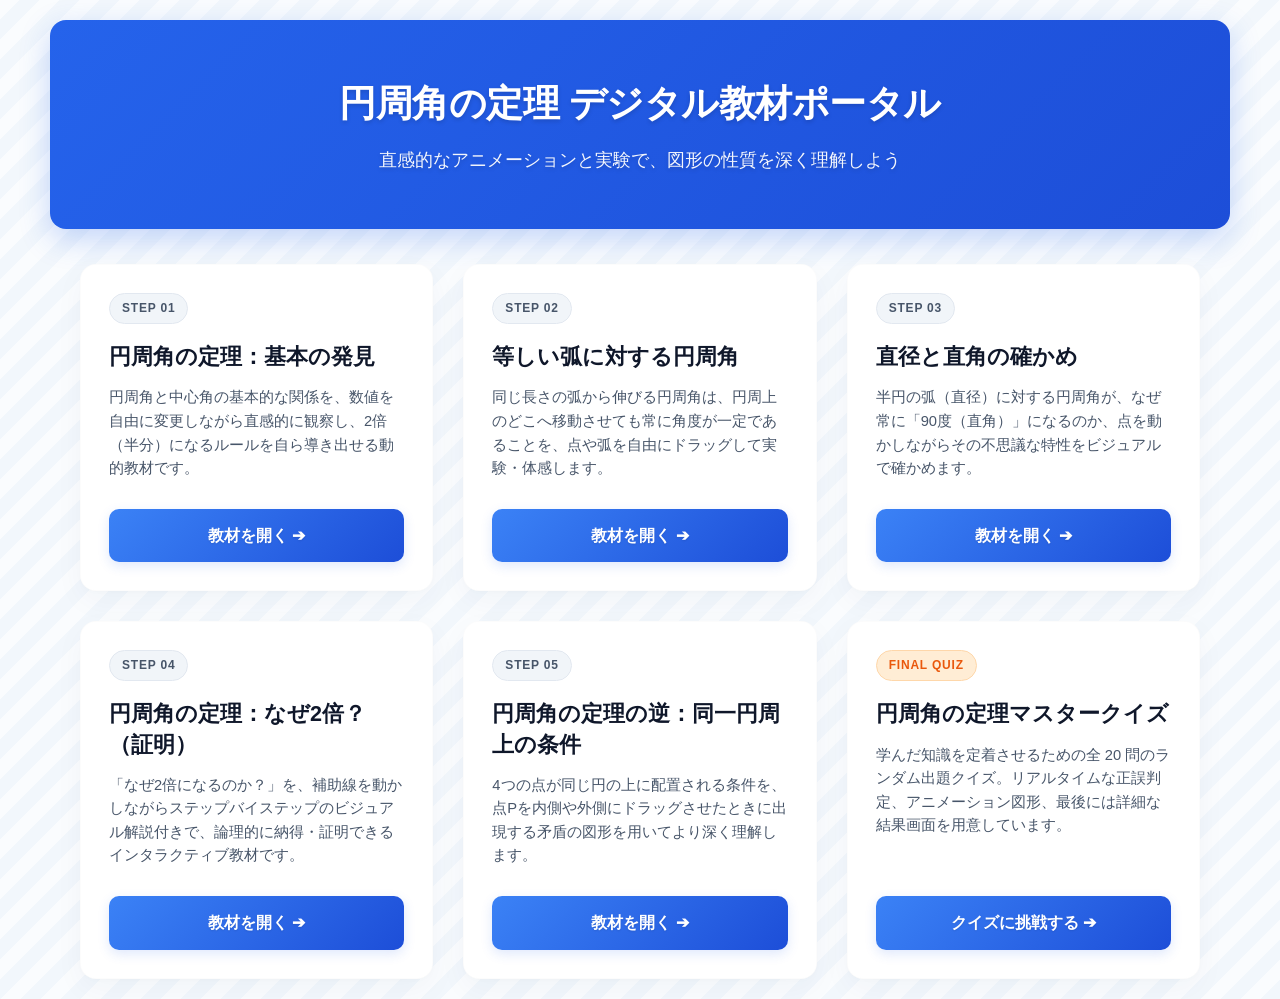
<file: index.html>
<!DOCTYPE html>
<html lang="ja">
<head>
    <meta charset="UTF-8">
    <meta name="viewport" content="width=device-width, initial-scale=1.0">
    <title>円周角の定理 デジタル教材ポータル</title>
    <link rel="stylesheet" href="style.css">
    <style>
        /* index.html固有の最高級モダンレイアウト記述 */
        header {
            background: linear-gradient(135deg, #2563eb, #1d4ed8); /* 深みのある鮮やかなグラデーション */
            color: white;
            padding: 55px 20px;
            text-align: center;
            border-radius: 16px;
            box-shadow: 0 10px 30px rgba(37, 99, 235, 0.25);
            max-width: 1140px;
            margin: 0 auto 35px auto;
            text-shadow: 0 2px 4px rgba(0,0,0,0.15);
        }

        header h1 {
            margin: 0;
            font-size: 2.3rem;
            font-weight: 800;
            letter-spacing: -0.5px;
        }

        header p {
            margin: 12px 0 0 0;
            font-size: 1.1rem;
            opacity: 0.95;
            font-weight: 500;
        }

        main {
            max-width: 1140px;
            margin: 0 auto;
            padding: 0 10px;
            width: 100%;
            box-sizing: border-box;
        }

        .grid {
            display: grid;
            grid-template-columns: repeat(auto-fill, minmax(320px, 1fr));
            gap: 30px;
            text-align: left;
        }

        .card {
            background-color: #ffffff;
            border-radius: 16px;
            /* 柔らかく大きな高級シャドウ */
            box-shadow: 0 10px 30px rgba(0, 50, 100, 0.04), 0 2px 4px rgba(0, 0, 0, 0.01);
            overflow: hidden;
            display: flex;
            flex-direction: column;
            transition: transform 0.25s cubic-bezier(0.4, 0, 0.2, 1), box-shadow 0.25s cubic-bezier(0.4, 0, 0.2, 1);
            border: 1px solid rgba(0,0,0,0.01);
        }

        .card:hover {
            transform: translateY(-6px); /* ふわっと大きく浮き上がる */
            box-shadow: 0 20px 40px rgba(0, 50, 100, 0.12);
        }

        .card-body {
            padding: 28px;
            flex-grow: 1;
        }

        .step-badge {
            display: inline-block;
            background-color: #f1f5f9;
            color: #475569;
            font-size: 0.75rem;
            font-weight: 800;
            padding: 5px 12px;
            border-radius: 30px;
            margin-bottom: 18px;
            letter-spacing: 0.8px;
            border: 1px solid #e2e8f0;
        }
        
        .card:last-child .step-badge {
            background-color: #ffedd5;
            color: #ea580c;
            border-color: #fed7aa;
        }

        .card-title {
            margin: 0 0 14px 0;
            font-size: 1.35rem;
            font-weight: 800;
            color: #0f172a;
            line-height: 1.4;
        }

        .card-text {
            margin: 0;
            color: #475569;
            font-size: 0.92rem;
            line-height: 1.6;
        }

        .card-footer {
            padding: 0 28px 28px 28px;
            background-color: #ffffff;
        }

        .btn-link {
            display: flex;
            align-items: center;
            justify-content: center;
            background: linear-gradient(135deg, #3b82f6, #1d4ed8);
            color: white;
            text-decoration: none;
            padding: 14px;
            border-radius: 10px;
            font-weight: 800;
            font-size: 1rem;
            box-shadow: 0 4px 12px rgba(37, 99, 235, 0.15);
            text-shadow: 0 1px 2px rgba(0,0,0,0.1);
            transition: all 0.2s ease;
        }

        .btn-link:hover {
            background: linear-gradient(135deg, #60a5fa, #2563eb);
            box-shadow: 0 6px 18px rgba(37, 99, 235, 0.3);
            transform: translateY(-1px);
        }
        .btn-link:active {
            transform: translateY(1px);
        }
    </style>
</head>
<body>

    <div id="orientation-warning">
    　<div class="icon">🔄</div>
    　<h2>フルサイズ（横長画面）でご覧ください</h2>
    　<p>このコンテンツは横長画面用に最適化されています。<br>ブラウザのウィンドウ幅を広げてください。</p>
　　</div>

    <header>
        <h1>円周角の定理 デジタル教材ポータル</h1>
        <p>直感的なアニメーションと実験で、図形の性質を深く理解しよう</p>
    </header>

    <main>
        <div class="grid">
            <div class="card">
                <div class="card-body">
                    <span class="step-badge">STEP 01</span>
                    <h2 class="card-title">円周角の定理：基本の発見</h2>
                    <p class="card-text">円周角と中心角の基本的な関係を、数値を自由に変更しながら直感的に観察し、2倍（半分）になるルールを自ら導き出せる動的教材です。</p>
                </div>
                <div class="card-footer">
                    <a href="step1.html" class="btn-link">教材を開く ➔</a>
                </div>
            </div>

            <div class="card">
                <div class="card-body">
                    <span class="step-badge">STEP 02</span>
                    <h2 class="card-title">等しい弧に対する円周角</h2>
                    <p class="card-text">同じ長さの弧から伸びる円周角は、円周上のどこへ移動させても常に角度が一定であることを、点や弧を自由にドラッグして実験・体感します。</p>
                </div>
                <div class="card-footer">
                    <a href="step2.html" class="btn-link">教材を開く ➔</a>
                </div>
            </div>

            <div class="card">
                <div class="card-body">
                    <span class="step-badge">STEP 03</span>
                    <h2 class="card-title">直径と直角の確かめ</h2>
                    <p class="card-text">半円の弧（直径）に対する円周角が、なぜ常に「90度（直角）」になるのか、点を動かしながらその不思議な特性をビジュアルで確かめます。</p>
                </div>
                <div class="card-footer">
                    <a href="step3.html" class="btn-link">教材を開く ➔</a>
                </div>
            </div>

            <div class="card">
                <div class="card-body">
                    <span class="step-badge">STEP 04</span>
                    <h2 class="card-title">円周角の定理：なぜ2倍？（証明）</h2>
                    <p class="card-text">「なぜ2倍になるのか？」を、補助線を動かしながらステップバイステップのビジュアル解説付きで、論理的に納得・証明できるインタラクティブ教材です。</p>
                </div>
                <div class="card-footer">
                    <a href="step4.html" class="btn-link">教材を開く ➔</a>
                </div>
            </div>

            <div class="card">
                <div class="card-body">
                    <span class="step-badge">STEP 05</span>
                    <h2 class="card-title">円周角の定理の逆：同一円周上の条件</h2>
                    <p class="card-text">4つの点が同じ円の上に配置される条件を、点Pを内側や外側にドラッグさせたときに出現する矛盾の図形を用いてより深く理解します。</p>
                </div>
                <div class="card-footer">
                    <a href="step5.html" class="btn-link">教材を開く ➔</a>
                </div>
            </div>

            <div class="card">
                <div class="card-body">
                    <span class="step-badge">FINAL QUIZ</span>
                    <h2 class="card-title">円周角の定理マスタークイズ</h2>
                    <p class="card-text">学んだ知識を定着させるための全 20 問のランダム出題クイズ。リアルタイムな正誤判定、アニメーション図形、最後には詳細な結果画面を用意しています。</p>
                </div>
                <div class="card-footer">
                    <a href="step6.html" class="btn-link">クイズに挑戦する ➔</a>
                </div>
            </div>
        </div>
    </main>

</body>
</html>
</file>
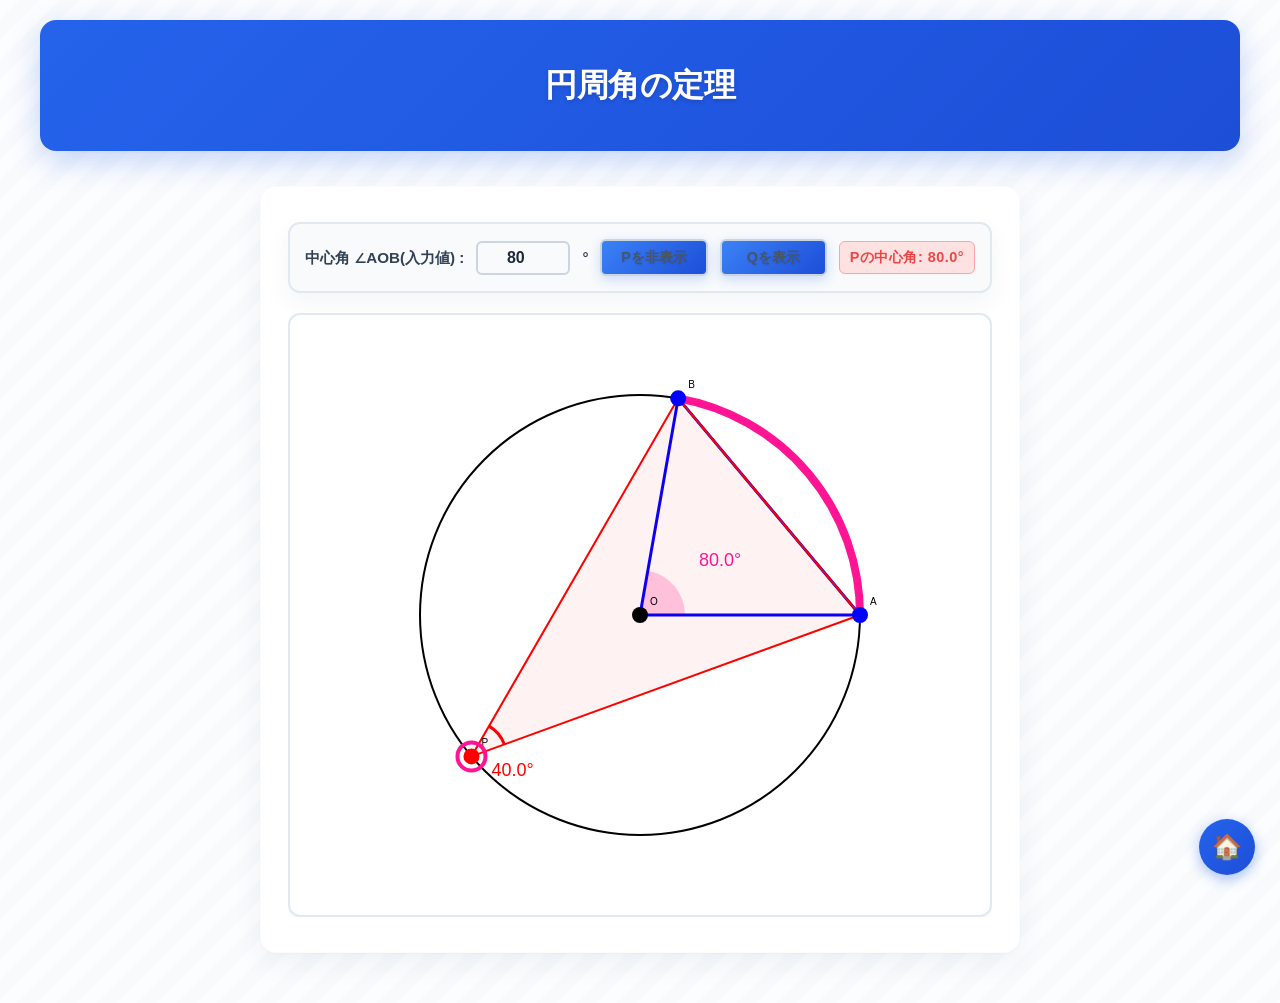
<file: step1.html>
<!DOCTYPE html>
<html lang="ja">
<head>
    <meta charset="UTF-8">
    <meta name="viewport" content="width=device-width, initial-scale=1.0">
    <title>円周角の定理 教材</title>
    <link rel="stylesheet" href="style.css">
    <style>
        /* step4と100%統一された、美しく深みのあるグラデーションヘッダー */
        header {
            background: linear-gradient(135deg, #2563eb, #1d4ed8);
            color: white;
            padding: 40px 20px;
            text-align: center;
            border-radius: 16px;
            box-shadow: 0 10px 30px rgba(37, 99, 235, 0.25);
            max-width: 1200px;
            margin: 0 auto 35px auto;
            text-shadow: 0 2px 4px rgba(0,0,0,0.15);
            box-sizing: border-box;
        }

        header h1 {
            margin: 0;
            font-size: 2rem;
            font-weight: 800;
            letter-spacing: -0.5px;
        }

        body {
            margin: 0;
            padding: 20px;
            box-sizing: border-box;
            font-family: sans-serif;
            background-color: #f8fafc;
        }

        .container {
            max-width: 760px;
            width: 100%;
            margin: 0 auto 30px auto;
            background: #ffffff;
            border-radius: 16px;
            box-shadow: 0 10px 30px rgba(0, 50, 100, 0.06), 0 1px 3px rgba(0,0,0,0.02);
            padding: 35px 30px;
            box-sizing: border-box;
            border: 1px solid rgba(0,0,0,0.01);
        }

        .view-switcher {
            display: flex;
            justify-content: center;
            gap: 10px;
            margin-bottom: 25px;
        }

        .view-switcher button {
            padding: 8px 16px;
            font-size: 0.9rem;
            font-weight: 700;
            color: #64748b;
            background-color: #ffffff;
            border: 2px solid #e2e8f0;
            border-radius: 8px;
            cursor: pointer;
            transition: all 0.2s ease;
        }

        .view-switcher button.active, .view-switcher button:hover {
            color: #2563eb;
            background-color: #eff6ff;
            border-color: #3b82f6;
        }

        .controls {
            display: flex;
            flex-wrap: wrap;
            align-items: center;
            justify-content: center;
            gap: 12px;
            background-color: #f8fafc;
            border: 2px solid #e2e8f0;
            border-radius: 12px;
            padding: 15px;
            margin-bottom: 20px;
        }

        .controls label {
            font-weight: 700;
            color: #334155;
            font-size: 0.95rem;
        }

        .controls input[type="number"] {
            padding: 6px 10px;
            border-radius: 6px;
            border: 2px solid #cbd5e1;
            font-weight: bold;
            font-size: 1rem;
            width: 70px;
            outline: none;
            transition: border-color 0.2s;
        }

        .controls input[type="number"]:focus {
            border-color: #3b82f6;
        }

        .controls button {
            padding: 7px 14px;
            font-size: 0.9rem;
            font-weight: 700;
            background-color: #ffffff;
            border: 2px solid #cbd5e1;
            border-radius: 6px;
            color: #475569;
            cursor: pointer;
            transition: all 0.2s ease;
        }

        #toggleP:hover { border-color: #ef4444; color: #ef4444; }
        #toggleQ:hover { border-color: #22c55e; color: #22c55e; }

        .angle-display {
            font-size: 0.9rem;
            font-weight: 700;
            padding: 4px 10px;
            border-radius: 6px;
            background-color: #ffffff;
            border: 1px solid #e2e8f0;
            box-shadow: 0 1px 2px rgba(0,0,0,0.02);
        }

        #pAngleDisplay { color: #ef4444; }
        #qAngleDisplay { color: #22c55e; }

        .canvas-container {
            text-align: center;
            width: 100%;
            overflow-x: auto;
        }

        #canvas {
            background-color: #ffffff;
            border: 2px solid #e2e8f0;
            border-radius: 12px;
            max-width: 100%;
            height: auto;
            box-shadow: 0 4px 12px rgba(0,0,0,0.03);
            cursor: grab;
        }
        #canvas:active { cursor: grabbing; }
    </style>
</head>
<body>

<div id="orientation-warning">
    <div class="icon">🔄</div>
    <h2>フルサイズ（横長画面）でご覧ください</h2>
    <p>このコンテンツは横長画面用に最適化されています。<br>ブラウザのウィンドウ幅を広げてください。</p>
</div>

<a href="index.html" class="home-btn">🏠</a>

<header>
    <h1>円周角の定理</h1>
</header>


<div class="container">
    <div class="canvas-area">
        <div class="controls">
            <label>中心角 ∠AOB(入力値) :
                <input type="number" id="angleInput" value="80" min="10" max="350">°
            </label>
            <button id="toggleP">Pを非表示</button>
            <button id="toggleQ">Qを表示</button>

            <span id="pAngleDisplay" class="angle-display">Pの中心角: --°</span>
            <span id="qAngleDisplay" class="angle-display">Qの中心角: --°</span>
        </div>

        <div class="canvas-container">
            <canvas id="canvas" width="700" height="600"></canvas>
        </div>
    </div>
</div>

<script>
const canvas = document.getElementById("canvas");
const ctx = canvas.getContext("2d");

const cx = 350, cy = 300, r = 220;

let centerAngle = 80;
let pAngle = 220;
let qAngle = 140;

let draggingP = false;
let draggingQ = false;

let showP = true;
let showQ = false;
let selectedPoint = "P";
const angleInput = document.getElementById("angleInput");
const toggleP = document.getElementById("toggleP");
const toggleQ = document.getElementById("toggleQ");

const pAngleDisplay = document.getElementById("pAngleDisplay");
const qAngleDisplay = document.getElementById("qAngleDisplay");

angleInput.addEventListener("input", () => {
    centerAngle = Number(angleInput.value);
    draw();
});

toggleP.addEventListener("click", () => {
    showP = !showP;
    toggleP.textContent = showP ? "Pを非表示" : "Pを表示";
    draw();
});

toggleQ.addEventListener("click", () => {
    showQ = !showQ;
    toggleQ.textContent = showQ ? "Qを非表示" : "Qを表示";
    draw();
});

function degToRad(d) { return d * Math.PI / 180; }

function pointOnCircle(a) {
    const t = degToRad(a);
    return { x: cx + r * Math.cos(t), y: cy - r * Math.sin(t) };
}

function drawPoint(pt, color, label) {
    ctx.fillStyle = color;
    ctx.beginPath();
    ctx.arc(pt.x, pt.y, 8, 0, Math.PI * 2);
    ctx.fill();
    ctx.fillStyle = "black";
    ctx.fillText(label, pt.x + 10, pt.y - 10);
}

function drawSector(x, y, rad, startDeg, endDeg, color) {
    let s = degToRad(startDeg);
    let e = degToRad(endDeg);
    ctx.beginPath();
    ctx.moveTo(x, y);
    ctx.arc(x, y, rad, -s, -e, true);
    ctx.closePath();
    ctx.fillStyle = color;
    ctx.fill();
}

function angleBetweenVectors(v1, v2) {
    const dot = v1.x * v2.x + v1.y * v2.y;
    return Math.acos(dot / (Math.hypot(v1.x, v1.y) * Math.hypot(v2.x, v2.y))) * 180 / Math.PI;
}

function drawAngleMark(x, y, a1, a2, color) {
    let diff = a2 - a1;
    while (diff > Math.PI) diff -= 2 * Math.PI;
    while (diff < -Math.PI) diff += 2 * Math.PI;

    ctx.beginPath();
    ctx.arc(x, y, 35, a1, a1 + diff, diff < 0);
    ctx.strokeStyle = color;
    ctx.lineWidth = 3;
    ctx.stroke();
}

function draw() {
    ctx.clearRect(0, 0, canvas.width, canvas.height);

    const A = pointOnCircle(0);
    const B = pointOnCircle(centerAngle);
    const P = pointOnCircle(pAngle);
    const Q = pointOnCircle(qAngle);

    const onMinorArcP = pAngle >= 0 && pAngle <= centerAngle;
    const onMinorArcQ = qAngle >= 0 && qAngle <= centerAngle;

    let selectedOnMinorArc = (selectedPoint === "P") ? onMinorArcP : onMinorArcQ;

    ctx.beginPath();
    ctx.arc(cx, cy, r, 0, Math.PI * 2);
    ctx.strokeStyle = "black";
    ctx.lineWidth = 2;
    ctx.stroke();

    ctx.beginPath();
    if (selectedOnMinorArc) {
        ctx.arc(cx, cy, r, 0, -degToRad(centerAngle), false);
    } else {
        ctx.arc(cx, cy, r, 0, -degToRad(centerAngle), true);
    }
    ctx.strokeStyle = (selectedPoint === "P") ? "deeppink" : "limegreen";
    ctx.lineWidth = 8;
    ctx.stroke();

    let sectorColor = (selectedPoint === "P") ? "rgba(255,105,180,0.35)" : "rgba(50,205,50,0.35)";
    if (selectedOnMinorArc) {
        drawSector(cx, cy, 45, centerAngle, 360, sectorColor);
    } else {
        drawSector(cx, cy, 45, 0, centerAngle, sectorColor);
    }

    ctx.beginPath();
    ctx.moveTo(cx, cy);
    ctx.lineTo(A.x, A.y);
    ctx.lineTo(B.x, B.y);
    ctx.closePath();
    ctx.strokeStyle = "blue";
    ctx.lineWidth = 3;
    ctx.stroke();

    if (showP) {
        ctx.beginPath();
        ctx.moveTo(P.x, P.y);
        ctx.lineTo(A.x, A.y);
        ctx.lineTo(B.x, B.y);
        ctx.closePath();
        ctx.fillStyle = "rgba(255,0,0,0.05)";
        ctx.fill();
        ctx.strokeStyle = "red";
        ctx.lineWidth = 2;
        ctx.stroke();
    }

    if (showQ) {
        ctx.beginPath();
        ctx.moveTo(Q.x, Q.y);
        ctx.lineTo(A.x, A.y);
        ctx.lineTo(B.x, B.y);
        ctx.closePath();
        ctx.fillStyle = "rgba(0,255,0,0.05)";
        ctx.fill();
        ctx.strokeStyle = "green";
        ctx.lineWidth = 2;
        ctx.stroke();
    }

    let anglePA = Math.atan2(A.y - P.y, A.x - P.x);
    let anglePB = Math.atan2(B.y - P.y, B.x - P.x);
    let angleQA = Math.atan2(A.y - Q.y, A.x - Q.x);
    let angleQB = Math.atan2(B.y - Q.y, B.x - Q.x);

    if (showP) drawAngleMark(P.x, P.y, anglePA, anglePB, "red");
    if (showQ) drawAngleMark(Q.x, Q.y, angleQA, angleQB, "green");

    drawPoint(A, "blue", "A");
    drawPoint(B, "blue", "B");
    if (showP) drawPoint(P, "red", "P");
    if (showQ) drawPoint(Q, "green", "Q");

    if (selectedPoint === "P" && showP) {
        ctx.beginPath();
        ctx.arc(P.x, P.y, 14, 0, Math.PI * 2);
        ctx.strokeStyle = "deeppink";
        ctx.lineWidth = 4;
        ctx.stroke();
    }
    if (selectedPoint === "Q" && showQ) {
        ctx.beginPath();
        ctx.arc(Q.x, Q.y, 14, 0, Math.PI * 2);
        ctx.strokeStyle = "limegreen";
        ctx.lineWidth = 4;
        ctx.stroke();
    }
    drawPoint({ x: cx, y: cy }, "black", "O");

    const inscribed = angleBetweenVectors({ x: A.x - P.x, y: A.y - P.y }, { x: B.x - P.x, y: B.y - P.y });
    const inscribedQ = angleBetweenVectors({ x: A.x - Q.x, y: A.y - Q.y }, { x: B.x - Q.x, y: B.y - Q.y });

    let displayedCenterAngle;
    let midCenter;

    if (selectedPoint === "P") {
        displayedCenterAngle = onMinorArcP ? 360 - centerAngle : centerAngle;
        midCenter = onMinorArcP ? centerAngle + (360 - centerAngle) / 2 : centerAngle / 2;
    } else {
        displayedCenterAngle = onMinorArcQ ? 360 - centerAngle : centerAngle;
        midCenter = onMinorArcQ ? centerAngle + (360 - centerAngle) / 2 : centerAngle / 2;
    }

    let labelPos = pointOnCircle(midCenter);
    ctx.fillStyle = (selectedPoint === "P") ? "deeppink" : "limegreen";
    ctx.font = "18px sans-serif";
    ctx.fillText(displayedCenterAngle.toFixed(1) + "°", cx + (labelPos.x - cx) * 0.35, cy + (labelPos.y - cy) * 0.35);

    if (showP) {
        ctx.fillStyle = "red";
        ctx.fillText(inscribed.toFixed(1) + "°", P.x + 20, P.y + 20);
    }
    if (showQ) {
        ctx.fillStyle = "green";
        ctx.fillText(inscribedQ.toFixed(1) + "°", Q.x + 20, Q.y + 20);
    }

    const currentCenterAngleP = onMinorArcP ? 360 - centerAngle : centerAngle;
    const currentCenterAngleQ = onMinorArcQ ? 360 - centerAngle : centerAngle;

    if (showP) {
        pAngleDisplay.textContent = `Pの中心角: ${currentCenterAngleP.toFixed(1)}°`;
        pAngleDisplay.style.display = "inline";
    } else {
        pAngleDisplay.style.display = "none";
    }

    if (showQ) {
        qAngleDisplay.textContent = `Qの中心角: ${currentCenterAngleQ.toFixed(1)}°`;
        qAngleDisplay.style.display = "inline";
    } else {
        qAngleDisplay.style.display = "none";
    }
}

function handleStart(clientX, clientY) {
    const rect = canvas.getBoundingClientRect();
    const x = clientX - rect.left;
    const y = clientY - rect.top;

    const P = pointOnCircle(pAngle);
    const Q = pointOnCircle(qAngle);

    if (showP && Math.hypot(x - P.x, y - P.y) < 25) {
        draggingP = true;
        selectedPoint = "P";
    } else if (showQ && Math.hypot(x - Q.x, y - Q.y) < 25) {
        draggingQ = true;
        selectedPoint = "Q";
    }
    draw();
}

function handleMove(clientX, clientY) {
    if (!draggingP && !draggingQ) return;

    const rect = canvas.getBoundingClientRect();
    const x = clientX - rect.left;
    const y = clientY - rect.top;

    let angle = Math.atan2(cy - y, x - cx) * 180 / Math.PI;
    if (angle < 0) angle += 360;

    if (draggingP) pAngle = angle;
    if (draggingQ) qAngle = angle;

    draw();
}

function handleEnd() {
    draggingP = false;
    draggingQ = false;
}

canvas.addEventListener("mousedown", (e) => handleStart(e.clientX, e.clientY));
window.addEventListener("mousemove", (e) => handleMove(e.clientX, e.clientY));
window.addEventListener("mouseup", handleEnd);

canvas.addEventListener("touchstart", (e) => {
    if (e.touches.length > 0) {
        handleStart(e.touches[0].clientX, e.touches[0].clientY);
        e.preventDefault();
    }
}, { passive: false });
window.addEventListener("touchmove", (e) => {
    if (e.touches.length > 0) {
        handleMove(e.touches[0].clientX, e.touches[0].clientY);
        e.preventDefault();
    }
}, { passive: false });
window.addEventListener("touchend", handleEnd);
window.addEventListener("touchcancel", handleEnd);

draw();

document.addEventListener("DOMContentLoaded", () => {
    const btnAuto = document.getElementById("switchAuto");
    const btnMobile = document.getElementById("switchMobile");
    const btnPc = document.getElementById("switchPc");
    const body = document.body;

    function removeClasses() {
        body.classList.remove("forced-mobile", "forced-pc");
        btnAuto.classList.remove("active");
        btnMobile.classList.remove("active");
        btnPc.classList.remove("active");
    }

    btnAuto.addEventListener("click", () => { removeClasses(); btnAuto.classList.add("active"); });
    btnMobile.addEventListener("click", () => { removeClasses(); body.classList.add("forced-mobile"); btnMobile.classList.add("active"); });
    btnPc.addEventListener("click", () => { removeClasses(); body.classList.add("forced-pc"); btnPc.classList.add("active"); });
});
</script>
</body>
</html>
</file>
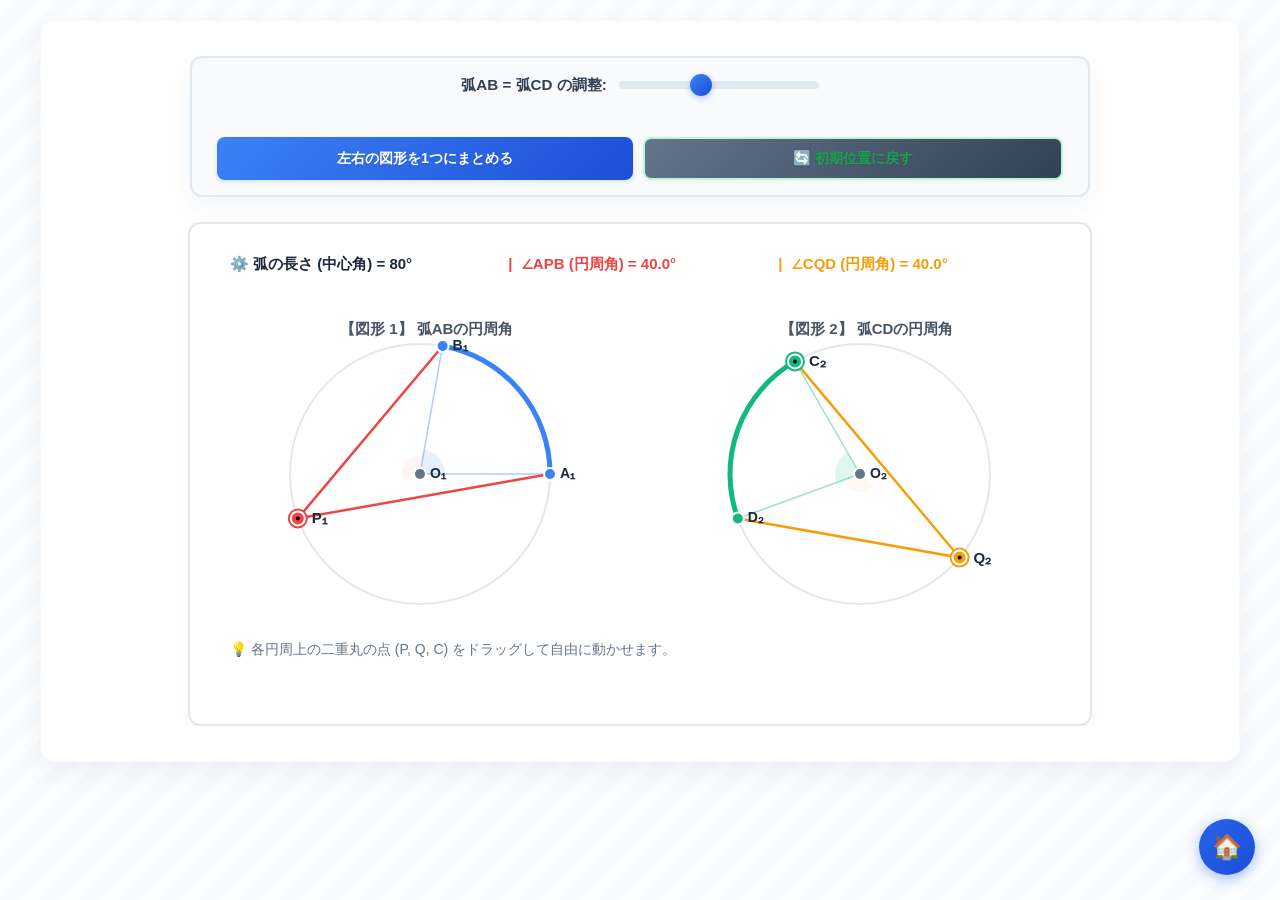
<file: step2.html>
<!DOCTYPE html>
<html lang="ja">
<head>
<meta charset="UTF-8">
<meta name="viewport" content="width=device-width, initial-scale=1.0">
<title>等しい弧に対する円周角</title>
<link rel="stylesheet" href="style.css">
<style>
    /* 他のステップと100%統一された、美しく深みのあるグラデーションヘッダー */
    header {
        background: linear-gradient(135deg, #2563eb, #1d4ed8);
        color: white;
        padding: 40px 20px;
        text-align: center;
        border-radius: 16px;
        box-shadow: 0 10px 30px rgba(37, 99, 235, 0.25);
        max-width: 1200px;
        margin: 0 auto 35px auto;
        text-shadow: 0 2px 4px rgba(0,0,0,0.15);
        box-sizing: border-box;
    }

    header h1 {
        margin: 0;
        font-size: 2rem;
        font-weight: 800;
        letter-spacing: -0.5px;
    }

    body {
        margin: 0;
        padding: 20px;
        box-sizing: border-box;
        font-family: sans-serif;
        background-color: #f8fafc;
    }

    main {
        width: 100%;
        box-sizing: border-box;
        padding: 0;
        margin: 0;
    }

    /* ヘッダーの横幅と完全に一致させ、中央寄せにする */
    .panel {
        background: #ffffff;
        border-radius: 16px;
        box-shadow: 0 10px 30px rgba(0, 50, 100, 0.06);
        padding: 35px 30px;
        box-sizing: border-box;
        max-width: 1200px;
        margin: 0 auto 30px auto;
        width: 100%;
        display: flex;
        flex-direction: column;
        align-items: center;
    }

    /* コントロールエリア */
    .controls {
        display: flex;
        flex-wrap: wrap;
        align-items: center;
        justify-content: center;
        gap: 20px;
        background-color: #f8fafc;
        border: 2px solid #e2e8f0;
        border-radius: 12px;
        padding: 15px 25px;
        margin-bottom: 25px;
        font-weight: 700;
        color: #334155;
        width: 100%;
        max-width: 900px;
        box-sizing: border-box;
    }

    .controls .slider-wrapper {
        display: flex;
        align-items: center;
        gap: 12px;
    }

    .controls input[type="range"] {
        cursor: pointer;
        width: 200px;
        margin: 0;
        vertical-align: middle;
    }

    .controls .btn-group {
        display: flex;
        gap: 10px;
        flex-wrap: wrap;
    }

    .controls button {
        padding: 10px 18px;
        font-size: 0.9rem;
        font-weight: 700;
        border-radius: 8px;
        cursor: pointer;
        transition: all 0.2s ease;
        box-sizing: border-box;
        border: none;
    }

    #overlapBtn {
        background-color: #2563eb;
        color: #ffffff !important;
        box-shadow: 0 2px 4px rgba(37, 99, 235, 0.15);
    }
    #overlapBtn:hover {
        background-color: #1d4ed8;
    }
    #overlapBtn.active {
        background-color: #dc2626;
        box-shadow: 0 2px 4px rgba(220, 38, 38, 0.15);
    }

    /* 【修正】初期位置に戻すボタンを明るく爽やかなデザインに変更 */
    #resetBtn {
        background-color: #f0fdf4; /* 明るいミント系の白 */
        color: #16a34a !important;   /* くっきりとした緑色の文字 */
        border: 2px solid #bbf7d0;  /* 明るい緑の枠線 */
        box-shadow: 0 2px 4px rgba(22, 163, 74, 0.05);
    }
    #resetBtn:hover {
        background-color: #dcfce7; /* ホバー時に少し濃い明るい緑に */
        border-color: #86efac;
    }

    .canvas-container {
        text-align: center;
        width: 100%;
        overflow-x: auto;
    }

    #canvas {
        background-color: #ffffff;
        border: 2px solid #e2e8f0;
        border-radius: 12px;
        max-width: 100%;
        height: auto;
        box-shadow: 0 4px 12px rgba(0,0,0,0.03);
        display: inline-block;
    }
</style>
</head>
<body>
    <div id="orientation-warning">
       <div class="icon">🔄</div>
       <h2>フルサイズ（横長画面）でご覧ください</h2>
       <p>このコンテンツは横長画面用に最適化されています。<br>ブラウザのウィンドウ幅を広げてください。</p>
    </div>
<a href="index.html" class="home-btn">🏠</a>
<main>
    <div class="panel">
        <div class="controls">
            <div class="slider-wrapper">
                <span>弧AB = 弧CD の調整:</span>
                <input type="range" id="arcInput" min="20" max="170" value="80">
            </div>
            <div class="btn-group">
                <button id="overlapBtn">左右の図形を1つにまとめる</button>
                <button id="resetBtn">🔄 初期位置に戻す</button>
            </div>
        </div>
        <div class="canvas-container">
            <canvas id="canvas" width="900" height="500"></canvas>
        </div>
    </div>
</main>

<script>
const canvas = document.getElementById("canvas");
const ctx = canvas.getContext("2d");

const r = 130;
const cx1 = 230; 
const cx2 = 670; 
const cy = 250;  

const cx3 = 450; 
const cy3 = 250; 

const DEFAULT_ARC_ANGLE = 80;
const DEFAULT_P_ANGLE = 200;
const DEFAULT_C_START = 120;
const DEFAULT_Q_ANGLE = 320;

let arcAngle = DEFAULT_ARC_ANGLE;
let pAngle = DEFAULT_P_ANGLE;
let startC = DEFAULT_C_START;
let qAngle = DEFAULT_Q_ANGLE;
let isOverlapped = false;
let dragging = null;

// 【変更】P, Q, C すべてのドラッグ開始時の角度オフセットを保持する変数を用意
let dragOffsetP = 0;
let dragOffsetQ = 0;
let dragOffsetC = 0;

const arcInput = document.getElementById("arcInput");
const overlapBtn = document.getElementById("overlapBtn");
const resetBtn = document.getElementById("resetBtn");

function normalizeAngle(a) {
    while (a < 0) a += 360;
    while (a >= 360) a -= 360;
    return a;
}

function getPos(cx, cy, angle) {
    const rad = (angle * Math.PI) / 180;
    return { x: cx + r * Math.cos(rad), y: cy - r * Math.sin(rad) };
}

function drawAngleArc(ox, oy, p1, p2, radius, color) {
    let a1 = Math.atan2(oy - p1.y, p1.x - ox);
    let a2 = Math.atan2(oy - p2.y, p2.x - ox);
    if (a1 < 0) a1 += Math.PI * 2;
    if (a2 < 0) a2 += Math.PI * 2;
    let start = Math.min(a1, a2);
    let end = Math.max(a1, a2);
    if (end - start > Math.PI) {
        const tmp = start;
        start = end;
        end = tmp + Math.PI * 2;
    }
    ctx.beginPath();
    ctx.moveTo(ox, oy);
    ctx.arc(ox, oy, radius, -end, -start);
    ctx.closePath();
    ctx.fillStyle = color;
    ctx.fill();
}

function drawCircleGroup(cx, cy, sA, sC, labelSuffix, showLeft, showRight) {
    ctx.beginPath();
    ctx.arc(cx, cy, r, 0, Math.PI * 2);
    ctx.strokeStyle = "#e2e8f0";
    ctx.lineWidth = 2;
    ctx.stroke();

    const A = getPos(cx, cy, sA);
    const B = getPos(cx, cy, sA + arcAngle);
    const C = getPos(cx, cy, sC);
    const D = getPos(cx, cy, sC + arcAngle);
    const P = getPos(cx, cy, pAngle);
    const Q = getPos(cx, cy, qAngle);

    function drawNode(pt, color, label) {
        ctx.beginPath();
        ctx.arc(pt.x, pt.y, 6, 0, Math.PI * 2);
        ctx.fillStyle = color;
        ctx.fill();
        ctx.strokeStyle = "#ffffff";
        ctx.lineWidth = 2;
        ctx.stroke();
        ctx.fillStyle = "#1e293b";
        ctx.font = "bold 14px sans-serif";
        ctx.fillText(label, pt.x + 10, pt.y + 4);
    }

    function drawDraggableNode(pt, color, label) {
        ctx.beginPath();
        ctx.arc(pt.x, pt.y, 10, 0, Math.PI * 2);
        ctx.fillStyle = color;
        ctx.fill();
        
        ctx.beginPath();
        ctx.arc(pt.x, pt.y, 7, 0, Math.PI * 2);
        ctx.strokeStyle = "#ffffff";
        ctx.lineWidth = 2;
        ctx.stroke();

        ctx.beginPath();
        ctx.arc(pt.x, pt.y, 4, 0, Math.PI * 2);
        ctx.fillStyle = color;
        ctx.fill();

        // つかめる場所（正確な円周上）を表す「・」を描画
        ctx.beginPath();
        ctx.arc(pt.x, pt.y, 2, 0, Math.PI * 2);
        ctx.fillStyle = "#000000";
        ctx.fill();

        ctx.fillStyle = "#1e293b";
        ctx.font = "bold 15px sans-serif";
        ctx.fillText(label, pt.x + 14, pt.y + 5);
    }

    if (showLeft) {
        ctx.beginPath();
        ctx.arc(cx, cy, r, -normalizeAngle(sA + arcAngle) * Math.PI / 180, -normalizeAngle(sA) * Math.PI / 180);
        ctx.strokeStyle = "#3b82f6";
        ctx.lineWidth = 5;
        ctx.stroke();

        drawAngleArc(cx, cy, A, B, 25, "rgba(59, 130, 246, 0.12)");
        ctx.beginPath();
        ctx.moveTo(A.x, A.y); ctx.lineTo(cx, cy); ctx.lineTo(B.x, B.y);
        ctx.strokeStyle = "rgba(59, 130, 246, 0.4)";
        ctx.lineWidth = 1.5;
        ctx.stroke();

        drawAngleArc(cx, cy, P, B, 18, "rgba(239, 68, 68, 0.05)");
        ctx.beginPath();
        ctx.moveTo(A.x, A.y); ctx.lineTo(P.x, P.y); ctx.lineTo(B.x, B.y);
        ctx.strokeStyle = "#ef4444";
        ctx.lineWidth = 2.5;
        ctx.stroke();

        drawNode(A, "#3b82f6", "A" + labelSuffix);
        drawNode(B, "#3b82f6", "B" + labelSuffix);
        drawDraggableNode(P, "#ef4444", "P" + labelSuffix);
    }

    if (showRight) {
        ctx.beginPath();
        ctx.arc(cx, cy, r, -normalizeAngle(sC + arcAngle) * Math.PI / 180, -normalizeAngle(sC) * Math.PI / 180);
        ctx.strokeStyle = "#10b981";
        ctx.lineWidth = 5;
        ctx.stroke();

        drawAngleArc(cx, cy, C, D, 25, "rgba(16, 185, 129, 0.12)");
        ctx.beginPath();
        ctx.moveTo(C.x, C.y); ctx.lineTo(cx, cy); ctx.lineTo(D.x, D.y);
        ctx.strokeStyle = "rgba(16, 185, 129, 0.4)";
        ctx.lineWidth = 1.5;
        ctx.stroke();

        drawAngleArc(cx, cy, Q, D, 18, "rgba(245, 158, 11, 0.05)");
        ctx.beginPath();
        ctx.moveTo(C.x, C.y); ctx.lineTo(Q.x, Q.y); ctx.lineTo(D.x, D.y);
        ctx.strokeStyle = "#f59e0b";
        ctx.lineWidth = 2.5;
        ctx.stroke();

        drawNode(D, "#10b981", "D" + labelSuffix);
        drawDraggableNode(C, "#10b981", "C" + labelSuffix);
        drawDraggableNode(Q, "#f59e0b", "Q" + labelSuffix);
    }

    drawNode({ x: cx, y: cy }, "#64748b", "O" + labelSuffix);
}

function draw() {
    ctx.clearRect(0, 0, canvas.width, canvas.height);

    ctx.font = "bold 15px sans-serif";
    
    ctx.fillStyle = "#1e293b";
    ctx.fillText(`⚙️ 弧の長さ (中心角) = ${arcAngle}°`, 40, 45);
    
    ctx.fillStyle = "#ef4444";
    ctx.fillText(`  |  ∠APB (円周角) = ${(arcAngle / 2).toFixed(1)}°`, 310, 45);
    
    ctx.fillStyle = "#f59e0b";
    ctx.fillText(`  |  ∠CQD (円周角) = ${(arcAngle / 2).toFixed(1)}°`, 580, 45);

    if (!isOverlapped) {
        ctx.fillStyle = "#475569";
        ctx.font = "bold 15px sans-serif";
        ctx.fillText("【図形 1】 弧ABの円周角", cx1 - 80, cy - 140);
        ctx.fillText("【図形 2】 弧CDの円周角", cx2 - 80, cy - 140);

        drawCircleGroup(cx1, cy, 0, startC, "₁", true, false);
        drawCircleGroup(cx2, cy, 0, startC, "₂", false, true);

        ctx.fillStyle = "#64748b";
        ctx.font = "14px sans-serif";
        ctx.fillText("💡 各円周上の二重丸の点 (P, Q, C) をドラッグして自由に動かせます。", 40, cy + 180);
    } else {
        ctx.fillStyle = "#1e293b";
        ctx.font = "bold 16px sans-serif";
        ctx.fillText("【重ね合わせの検証】 2つの図形が完全に一致します", cx3 - 180, cy3 - 140);

        drawCircleGroup(cx3, cy3, 0, startC, "", true, true);

        ctx.fillStyle = "#2563eb";
        ctx.font = "bold 15px sans-serif";
        ctx.fillText("✨ 弧の長さが等しければ、円周角の大きさはどこにあってもすべて等しくなります！", 80, cy3 + 180);
    }
}

arcInput.addEventListener("input", (e) => {
    arcAngle = parseInt(e.target.value);
    draw();
});

overlapBtn.addEventListener("click", () => {
    isOverlapped = !isOverlapped;
    if (isOverlapped) {
        overlapBtn.textContent = "元の2つの図形に戻す";
        overlapBtn.classList.add("active");
    } else {
        overlapBtn.textContent = "左右の図形を1つにまとめる";
        overlapBtn.classList.remove("active");
    }
    draw();
});

resetBtn.addEventListener("click", () => {
    arcAngle = DEFAULT_ARC_ANGLE;
    pAngle = DEFAULT_P_ANGLE;
    startC = DEFAULT_C_START;
    qAngle = DEFAULT_Q_ANGLE;
    isOverlapped = false;
    arcInput.value = DEFAULT_ARC_ANGLE;
    overlapBtn.textContent = "左右の図形を1つにまとめる";
    overlapBtn.classList.remove("active");
    draw();
});

canvas.addEventListener("mousedown", (e) => {
    const rect = canvas.getBoundingClientRect();
    const x = e.clientX - rect.left;
    const y = e.clientY - rect.top;

    if (!isOverlapped) {
        // 点Pの掴み判定とオフセット角度の記録
        const dP = Math.hypot(x - getPos(cx1, cy, pAngle).x, y - getPos(cx1, cy, pAngle).y);
        if (dP < 20) { 
            dragging = "P"; 
            let angle = Math.atan2(cy - y, x - cx1) * 180 / Math.PI;
            dragOffsetP = normalizeAngle(angle - pAngle);
            return; 
        }

        // 点Qの掴み判定とオフセット角度の記録
        const dQ = Math.hypot(x - getPos(cx2, cy, qAngle).x, y - getPos(cx2, cy, qAngle).y);
        if (dQ < 20) { 
            dragging = "Q"; 
            let angle = Math.atan2(cy - y, x - cx2) * 180 / Math.PI;
            dragOffsetQ = normalizeAngle(angle - qAngle);
            return; 
        }

        // 点Cの掴み判定とオフセット角度の記録
        const dC = Math.hypot(x - getPos(cx2, cy, startC).x, y - getPos(cx2, cy, startC).y);
        if (dC < 20) {
            dragging = "C";
            let angle = Math.atan2(cy - y, x - cx2) * 180 / Math.PI;
            dragOffsetC = normalizeAngle(angle - startC);
            return;
        }
    } else {
        // 重ね合わせ時の点P
        const dP = Math.hypot(x - getPos(cx3, cy3, pAngle).x, y - getPos(cx3, cy3, pAngle).y);
        if (dP < 20) { 
            dragging = "P"; 
            let angle = Math.atan2(cy3 - y, x - cx3) * 180 / Math.PI;
            dragOffsetP = normalizeAngle(angle - pAngle);
            return; 
        }

        // 重ね合わせ時の点Q
        const dQ = Math.hypot(x - getPos(cx3, cy3, qAngle).x, y - getPos(cx3, cy3, qAngle).y);
        if (dQ < 20) { 
            dragging = "Q"; 
            let angle = Math.atan2(cy3 - y, x - cx3) * 180 / Math.PI;
            dragOffsetQ = normalizeAngle(angle - qAngle);
            return; 
        }
    }
});

canvas.addEventListener("mousemove", (e) => {
    const rect = canvas.getBoundingClientRect();
    const x = e.clientX - rect.left;
    const y = e.clientY - rect.top;

    if (!dragging) {
        let pActive = false, qActive = false, cActive = false;
        if (!isOverlapped) {
            pActive = Math.hypot(x - getPos(cx1, cy, pAngle).x, y - getPos(cx1, cy, pAngle).y) < 20;
            qActive = Math.hypot(x - getPos(cx2, cy, qAngle).x, y - getPos(cx2, cy, qAngle).y) < 20;
            cActive = Math.hypot(x - getPos(cx2, cy, startC).x, y - getPos(cx2, cy, startC).y) < 20;
        } else {
            pActive = Math.hypot(x - getPos(cx3, cy3, pAngle).x, y - getPos(cx3, cy3, pAngle).y) < 20;
            qActive = Math.hypot(x - getPos(cx3, cy3, qAngle).x, y - getPos(cx3, cy3, qAngle).y) < 20;
        }

        if (pActive || qActive || cActive) {
            canvas.style.cursor = "pointer";
        } else {
            canvas.style.cursor = "default";
        }
        return;
    }

    canvas.style.cursor = "grabbing";

    // 【変更】ドラッグ計算時にオフセット（dragOffset）を差し引くことで、吸い付きを防ぎ、完全な円周上の位置を保ちます
    if (dragging === "P") {
        let activeCx = isOverlapped ? cx3 : cx1;
        let activeCy = isOverlapped ? cy3 : cy;
        let angle = Math.atan2(activeCy - y, x - activeCx) * 180 / Math.PI;
        pAngle = normalizeAngle(angle - dragOffsetP);
    } else if (dragging === "Q") {
        let activeCx = isOverlapped ? cx3 : cx2;
        let activeCy = isOverlapped ? cy3 : cy;
        let angle = Math.atan2(activeCy - y, x - activeCx) * 180 / Math.PI;
        qAngle = normalizeAngle(angle - dragOffsetQ);
    } else if (dragging === "C" && !isOverlapped) {
        let angle = Math.atan2(cy - y, x - cx2) * 180 / Math.PI;
        startC = normalizeAngle(angle - dragOffsetC);
    }

    draw();
});

window.addEventListener("mouseup", () => {
    dragging = null;
    canvas.style.cursor = "default";
});

draw();

document.addEventListener("DOMContentLoaded", () => {
    const btnAuto = document.getElementById("switchAuto");
    const btnMobile = document.getElementById("switchMobile");
    const btnPc = document.getElementById("switchPc");
    const body = document.body;

    function removeClasses() {
        body.classList.remove("forced-mobile", "forced-pc");
        if(btnAuto) btnAuto.classList.remove("active");
        if(btnMobile) btnMobile.classList.remove("active");
        if(btnPc) btnPc.classList.remove("active");
    }

    if(btnAuto) btnAuto.addEventListener("click", () => { removeClasses(); btnAuto.classList.add("active"); });
    if(btnMobile) btnMobile.addEventListener("click", () => { removeClasses(); body.classList.add("forced-mobile"); btnMobile.classList.add("active"); });
    if(btnPc) btnPc.addEventListener("click", () => { removeClasses(); body.classList.add("forced-pc"); btnPc.classList.add("active"); });
});
</script>
</body>
</html>
</file>
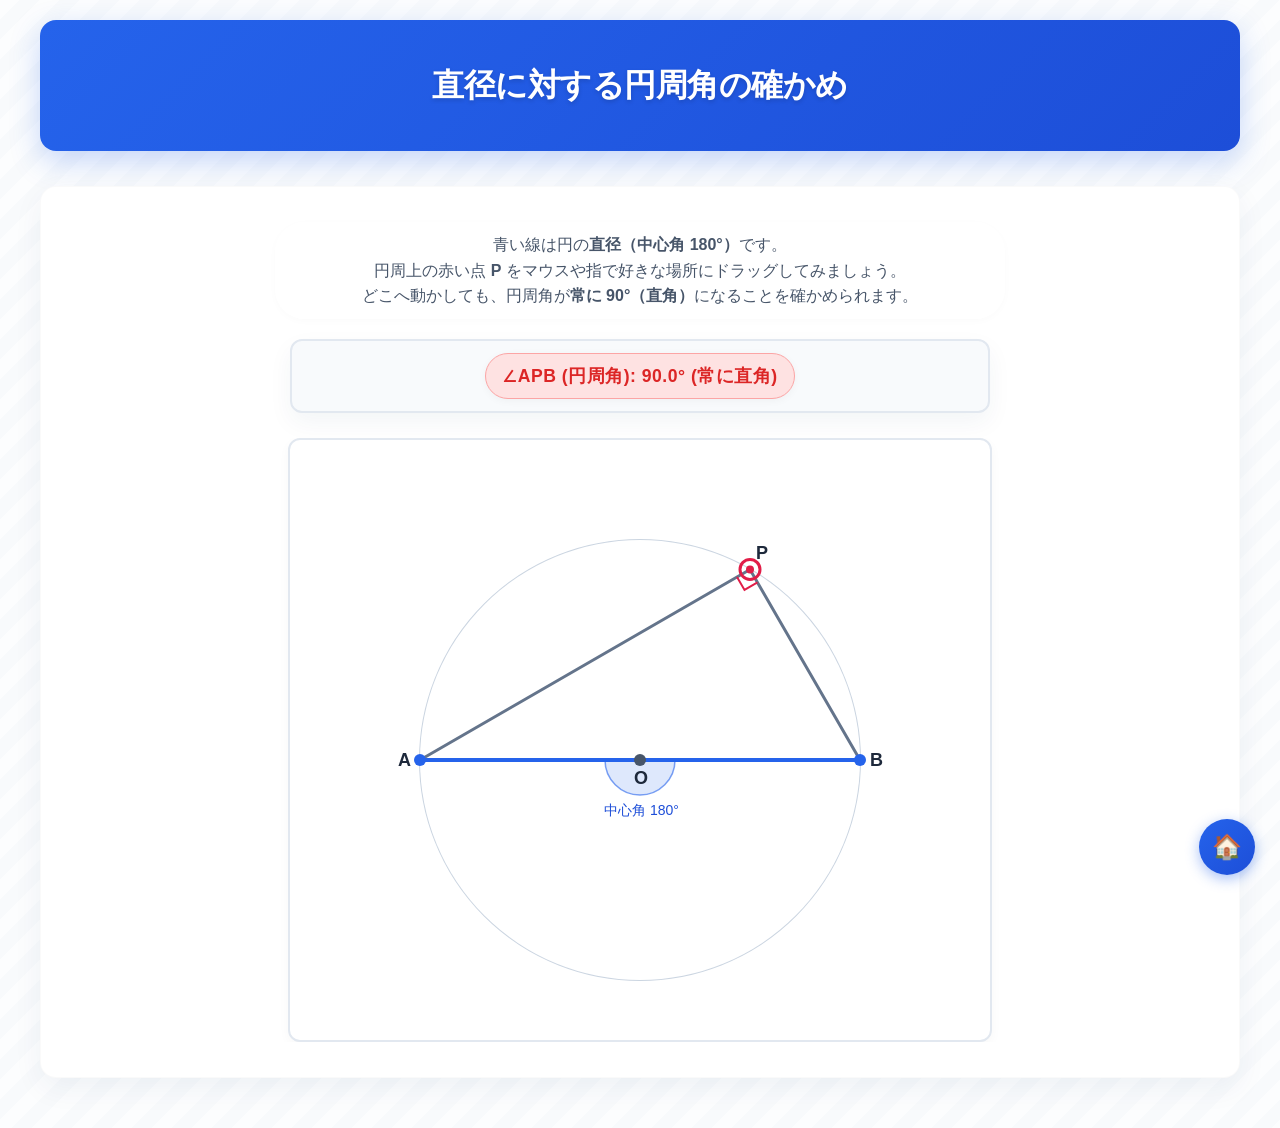
<file: step3.html>
<!DOCTYPE html>
<html lang="ja">
<head>
<meta charset="UTF-8">
<meta name="viewport" content="width=device-width, initial-scale=1.0">
<title>円周角の定理（直径と直角の確かめ - 点Pのみ）</title>
<link rel="stylesheet" href="style.css">
<style>
    /* 他のステップと100%統一された、美しく深みのあるグラデーションヘッダー */
    header {
        background: linear-gradient(135deg, #2563eb, #1d4ed8);
        color: white;
        padding: 40px 20px;
        text-align: center;
        border-radius: 16px;
        box-shadow: 0 10px 30px rgba(37, 99, 235, 0.25);
        max-width: 1200px;
        margin: 0 auto 35px auto;
        text-shadow: 0 2px 4px rgba(0,0,0,0.15);
        box-sizing: border-box;
    }

    header h1 {
        margin: 0;
        font-size: 2rem;
        font-weight: 800;
        letter-spacing: -0.5px;
    }

    body {
        margin: 0;
        padding: 20px;
        box-sizing: border-box;
        font-family: sans-serif;
        background-color: #f8fafc;
    }

    main {
        width: 100%;
        box-sizing: border-box;
        padding: 0;
        margin: 0;
    }

    .view-switcher {
        display: flex;
        justify-content: center;
        gap: 10px;
        margin-bottom: 25px;
    }

    .view-switcher button {
        padding: 8px 16px;
        font-size: 0.9rem;
        font-weight: 700;
        color: #64748b;
        background-color: #ffffff;
        border: 2px solid #e2e8f0;
        border-radius: 8px;
        cursor: pointer;
        transition: all 0.2s ease;
    }

    .view-switcher button.active, .view-switcher button:hover {
        color: #2563eb;
        background-color: #eff6ff;
        border-color: #3b82f6;
    }

    /* ヘッダーの横幅と完全に一致させ、中央寄せにする白いカード型パネル */
    .panel {
        background: #ffffff;
        border-radius: 16px;
        box-shadow: 0 10px 30px rgba(0, 50, 100, 0.06);
        padding: 35px 30px;
        box-sizing: border-box;
        max-width: 1200px;
        margin: 0 auto 30px auto;
        width: 100%;
        display: flex;
        flex-direction: column;
        align-items: center;
    }

    .description {
        max-width: 700px;
        width: 100%;
        text-align: center;
        margin: 0 0 20px 0;
        color: #475569;
        font-size: 1rem;
        line-height: 1.6;
    }

    /* キャンバスの直上に綺麗に収まるコントロールエリア */
    .controls {
        display: flex;
        flex-wrap: wrap;
        align-items: center;
        justify-content: center;
        gap: 20px;
        background-color: #f8fafc;
        border: 2px solid #e2e8f0;
        border-radius: 12px;
        padding: 12px 25px;
        margin-bottom: 25px;
        font-weight: 700;
        width: 100%;
        max-width: 700px; /* キャンバスの横幅にフィット */
        box-sizing: border-box;
    }

    .angle-display {
        font-size: 1.1rem;
        color: #1e293b;
        font-weight: 800;
    }

    .canvas-container {
        text-align: center;
        width: 100%;
        overflow-x: auto;
    }

    #canvas {
        background-color: #ffffff;
        border: 2px solid #e2e8f0;
        border-radius: 12px;
        max-width: 100%;
        height: auto;
        box-shadow: 0 4px 12px rgba(0,0,0,0.03);
        display: inline-block;
    }
</style>
</head>
<body><div id="orientation-warning">
    <div class="icon">🔄</div>
    <h2>フルサイズ（横長画面）でご覧ください</h2>
    <p>このコンテンツは横長画面用に最適化されています。<br>ブラウザのウィンドウ幅を広げてください。</p>
</div>
<a href="index.html" class="home-btn">🏠</a>

<main>
    <header>
       <h1>直径に対する円周角の確かめ</h1>
    </header>

    <div class="panel">
        <p class="description">
            青い線は円の<strong>直径（中心角 180°）</strong>です。<br>
            円周上の赤い点 <strong>P</strong> をマウスや指で好きな場所にドラッグしてみましょう。<br>
            どこへ動かしても、円周角が<strong>常に 90°（直角）</strong>になることを確かめられます。
        </p>

        <div class="controls">
            <span id="pAngleDisplay" class="angle-display">∠APB (円周角): --°</span>
        </div>

        <div class="canvas-container">
            <canvas id="canvas" width="700" height="600"></canvas>
        </div>
    </div>
</main>

<script>
const canvas = document.getElementById("canvas");
const ctx = canvas.getContext("2d");

const cx = 350;
const cy = 320;
const r = 220;

// 固定された直径の端点 A, B
const A = { x: cx - r, y: cy };
const B = { x: cx + r, y: cy };

// 点Pの初期角度（度数法）
let pAngle = 60; 

let draggingP = false;

function drawNode(pt, color, label, isDouble = false) {
    ctx.beginPath();
    ctx.arc(pt.x, pt.y, isDouble ? 10 : 6, 0, Math.PI * 2);
    if (isDouble) {
        ctx.strokeStyle = color;
        ctx.lineWidth = 3;
        ctx.stroke();
        ctx.beginPath();
        ctx.arc(pt.x, pt.y, 4, 0, Math.PI * 2);
        ctx.fillStyle = color;
        ctx.fill();
    } else {
        ctx.fillStyle = color;
        ctx.fill();
    }

    ctx.fillStyle = "#1e293b";
    ctx.font = "bold 18px sans-serif";
    if (label === "A") ctx.fillText(label, pt.x - 22, pt.y + 6);
    else if (label === "B") ctx.fillText(label, pt.x + 10, pt.y + 6);
    else if (label === "O") ctx.fillText(label, pt.x - 6, pt.y + 24);
    else if (label === "P") {
        const rad = pAngle * Math.PI / 180;
        ctx.fillText(label, pt.x + 12 * Math.cos(rad), pt.y - 12 * Math.sin(rad));
    }
}

function pointOnCircle(angleDeg) {
    const rad = angleDeg * Math.PI / 180;
    return {
        x: cx + r * Math.cos(rad),
        y: cy - r * Math.sin(rad)
    };
}

function drawRightAngleMark(p, a, b) {
    const len = 15;
    
    const dpa = { x: a.x - p.x, y: a.y - p.y };
    const dpb = { x: b.x - p.x, y: b.y - p.y };
    
    const lenA = Math.hypot(dpa.x, dpa.y);
    const lenB = Math.hypot(dpb.x, dpb.y);
    
    const uA = { x: dpa.x / lenA, y: dpa.y / lenA };
    const uB = { x: dpb.x / lenB, y: dpb.y / lenB };
    
    const pt1 = { x: p.x + uA.x * len, y: p.y + uA.y * len };
    const pt2 = { x: p.x + uB.x * len, y: p.y + uB.y * len };
    const pt3 = { x: p.x + (uA.x + uB.x) * len, y: p.y + (uA.y + uB.y) * len };
    
    ctx.beginPath();
    ctx.moveTo(pt1.x, pt1.y);
    ctx.lineTo(pt3.x, pt3.y);
    ctx.lineTo(pt2.x, pt2.y);
    ctx.strokeStyle = "#e11d48";
    ctx.lineWidth = 2;
    ctx.stroke();
}

function draw() {
    ctx.clearRect(0, 0, canvas.width, canvas.height);

    // 基盤の円
    ctx.beginPath();
    ctx.arc(cx, cy, r, 0, Math.PI * 2);
    ctx.strokeStyle = "#cbd5e1";
    ctx.lineWidth = 2;
    ctx.stroke();
    ctx.fillStyle = "#ffffff";
    ctx.fill();

    // 🌟 中心角180°を表す扇形（半円）の描画
    ctx.beginPath();
    if (pAngle > 0 && pAngle < 180) {
        // Pが上半分にあるときは、下半分に中心角の扇形（半円）を表示
        ctx.arc(cx, cy, 35, 0, Math.PI, false);
    } else {
        // Pが下半分にあるときは、上半分に中心角の扇形（半円）を表示
        ctx.arc(cx, cy, 35, 0, Math.PI, true);
    }
    ctx.closePath();
    ctx.fillStyle = "rgba(37, 99, 235, 0.15)";
    ctx.fill();
    ctx.strokeStyle = "rgba(37, 99, 235, 0.6)";
    ctx.lineWidth = 1.5;
    ctx.stroke();

    // 中心角180°のテキスト
    ctx.font = "14px sans-serif";
    ctx.fillStyle = "#1d4ed8";
    if (pAngle > 0 && pAngle < 180) {
        ctx.fillText("中心角 180°", cx - 36, cy + 55);
    } else {
        ctx.fillText("中心角 180°", cx - 36, cy - 45);
    }

    // 直径 AB (中心角 180度)
    ctx.beginPath();
    ctx.moveTo(A.x, A.y);
    ctx.lineTo(B.x, B.y);
    ctx.strokeStyle = "#2563eb";
    ctx.lineWidth = 4;
    ctx.stroke();

    // 現在の点Pの座標を取得
    const P = pointOnCircle(pAngle);

    // 円周角の線 AP, BP
    ctx.beginPath();
    ctx.moveTo(A.x, A.y);
    ctx.lineTo(P.x, P.y);
    ctx.lineTo(B.x, B.y);
    ctx.strokeStyle = "#64748b";
    ctx.lineWidth = 3;
    ctx.stroke();

    // 直角マークの描画
    drawRightAngleMark(P, A, B);

    // 各ノード（点）の描画
    drawNode(A, "#2563eb", "A");
    drawNode(B, "#2563eb", "B");
    drawNode({ x: cx, y: cy }, "#475569", "O");
    drawNode(P, "#e11d48", "P", true);

    // 🌟 上部のUI表示の更新（バグを修正）
    document.getElementById("pAngleDisplay").textContent = "∠APB (円周角): 90.0° (常に直角)";
}

canvas.addEventListener("mousedown", (e) => {
    const rect = canvas.getBoundingClientRect();
    const x = e.clientX - rect.left;
    const y = e.clientY - rect.top;
    const P = pointOnCircle(pAngle);

    if (Math.hypot(x - P.x, y - P.y) < 25) {
        draggingP = true;
        canvas.style.cursor = "grabbing";
    }
});

canvas.addEventListener("mousemove", (e) => {
    const rect = canvas.getBoundingClientRect();
    const x = e.clientX - rect.left;
    const y = e.clientY - rect.top;
    const P = pointOnCircle(pAngle);

    if (Math.hypot(x - P.x, y - P.y) < 25 || draggingP) {
        canvas.style.cursor = draggingP ? "grabbing" : "pointer";
    } else {
        canvas.style.cursor = "default";
    }

    if (!draggingP) return;

    let angle = Math.atan2(cy - y, x - cx) * 180 / Math.PI;
    if (angle < 0) angle += 360;

    if (angle > 1 && angle < 179) {
        pAngle = angle;
    } else if (angle > 181 && angle < 359) {
        pAngle = angle;
    }

    draw();
});

window.addEventListener("mouseup", () => {
    draggingP = false;
    canvas.style.cursor = "default";
});

draw();

// ⚙️ 画面サイズ切り替えスクリプト
document.addEventListener("DOMContentLoaded", () => {
    const btnAuto = document.getElementById("switchAuto");
    const btnMobile = document.getElementById("switchMobile");
    const btnPc = document.getElementById("switchPc");
    const body = document.body;

    function removeClasses() {
        body.classList.remove("forced-mobile", "forced-pc");
        btnAuto.classList.remove("active");
        btnMobile.classList.remove("active");
        btnPc.classList.remove("active");
    }

    btnAuto.addEventListener("click", () => { removeClasses(); btnAuto.classList.add("active"); });
    btnMobile.addEventListener("click", () => { removeClasses(); body.classList.add("forced-mobile"); btnMobile.classList.add("active"); });
    btnPc.addEventListener("click", () => { removeClasses(); body.classList.add("forced-pc"); btnPc.classList.add("active"); });
});
</script>
</body>
</html>
</file>
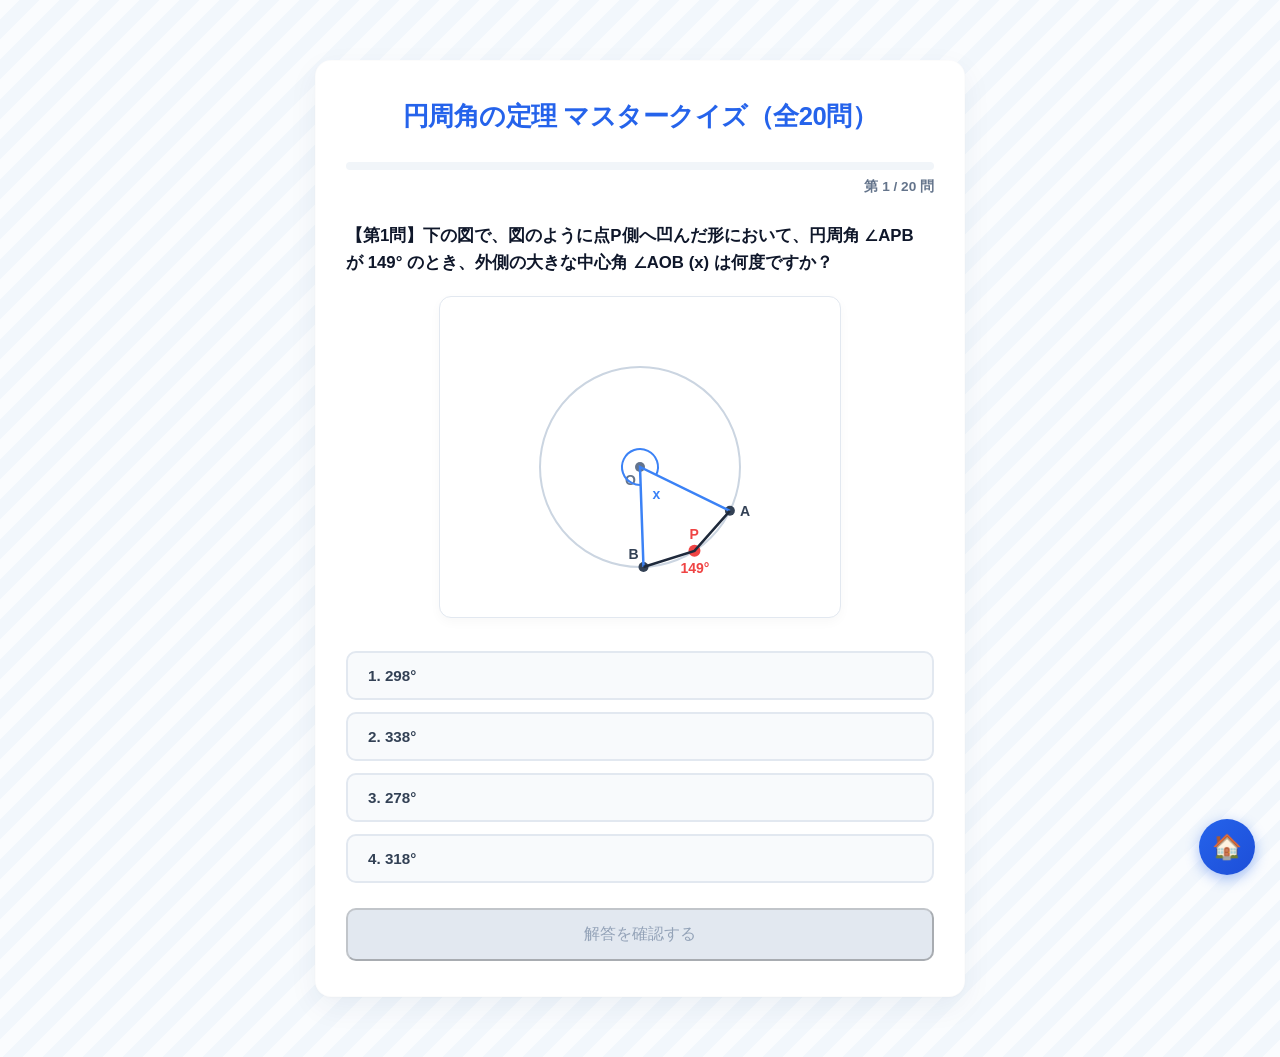
<file: step6.html>
<!DOCTYPE html>
<html lang="ja">
<head>
<meta charset="UTF-8">
<meta name="viewport" content="width=device-width, initial-scale=1.0">
<title>円周角の定理・マスタークイズ（中心角優弧固定版）</title>
<link rel="stylesheet" href="style.css">
<style>
    /* ==========================================================================
       クイズ画面（step6）専用の洗練されたクリーンなコンテナ・調整
       ========================================================================== */
    body {
        margin: 0;
        padding: 20px;
        box-sizing: border-box;
    }

    .quiz-container {
        max-width: 650px;
        width: 100%;
        margin: 40px auto;
        background: #ffffff;
        border-radius: 16px;
        box-shadow: 0 10px 30px rgba(0, 50, 100, 0.06), 0 1px 3px rgba(0,0,0,0.02);
        padding: 35px 30px;
        box-sizing: border-box;
        text-align: left;
        border: 1px solid rgba(0,0,0,0.01);
    }

    .quiz-container h1 {
        text-align: center;
        color: #2563eb;
        font-size: 1.6rem;
        margin-top: 0;
        margin-bottom: 25px;
        font-weight: 800;
        letter-spacing: -0.5px;
    }

    /* プログレスバーのデザイン */
    .progress-container {
        margin-bottom: 25px;
    }
    .progress-bar-container {
        width: 100%;
        background-color: #f1f5f9;
        border-radius: 10px;
        height: 8px;
        overflow: hidden;
    }
    .progress-bar {
        height: 100%;
        width: 0%;
        background: linear-gradient(90deg, #3b82f6, #1d4ed8);
        border-radius: 10px;
        transition: width 0.3s ease;
    }
    .progress-text {
        text-align: right;
        font-size: 0.85rem;
        color: #64748b;
        margin-top: 6px;
        font-weight: 700;
    }

    .question-text {
        font-size: 1.05rem;
        font-weight: 700;
        color: #0f172a;
        margin-bottom: 20px;
        line-height: 1.6;
    }

    .quiz-canvas-wrapper {
        text-align: center;
        margin-bottom: 25px;
    }
    .quiz-canvas-wrapper canvas {
        max-width: 100%;
        height: auto;
        border: 1px solid #e2e8f0;
        border-radius: 12px;
        box-shadow: 0 4px 12px rgba(0,0,0,0.03);
    }

    .options-container {
        display: flex;
        flex-direction: column;
        gap: 12px;
        margin-bottom: 25px;
    }
    
    /* 通常時の選択肢ボタン */
    .option-btn {
        display: flex !important;
        align-items: center !important;
        justify-content: space-between !important;
        width: 100%;
        padding: 14px 20px;
        text-align: left !important;
        background: #f8fafc !important;
        color: #334155 !important;
        border: 2px solid #e2e8f0 !important;
        border-radius: 10px !important;
        font-size: 0.95rem !important;
        font-weight: 600 !important;
        cursor: pointer;
        box-shadow: none !important;
        text-shadow: none !important;
        transition: all 0.2s ease !important;
        white-space: normal !important;
    }
    .option-btn:hover:not(:disabled) {
        background: #f0fdf4 !important;
        border-color: #cbd5e1 !important;
        color: #1e293b !important;
        transform: translateY(-1px) !important;
    }
    
    /* ステータスバッジ */
    .status-badge {
        font-size: 0.75rem;
        color: white;
        padding: 4px 10px;
        border-radius: 6px;
        font-weight: 700;
        white-space: nowrap;
        animation: fadeIn 0.2s ease;
    }
    .status-badge.selecting { background-color: #16a34a; }
    .status-badge.correct { background-color: #ef4444; }
    .status-badge.incorrect { background-color: #2563eb; }
    .status-badge.hint { background-color: #64748b; }

    @keyframes fadeIn {
        from { opacity: 0; transform: translateX(5px); }
        to { opacity: 1; transform: translateX(0); }
    }

    /* 解説エリア */
    .feedback-container {
        padding: 20px;
        border-radius: 12px;
        margin-bottom: 25px;
        font-size: 0.95rem;
        line-height: 1.6;
        display: none;
    }
    .feedback-container.correct {
        background-color: #fef2f2;
        border: 1px solid #fecaca;
        color: #991b1b;
    }
    .feedback-container.incorrect {
        background-color: #eff6ff;
        border: 1px solid #bfdbfe;
        color: #1e40af;
    }
    .feedback-title {
        font-weight: 800;
        font-size: 1.1rem;
        margin-bottom: 8px;
    }

    .result-view {
        text-align: center;
        display: none;
    }
    .score-circle {
        width: 140px;
        height: 140px;
        border-radius: 50%;
        background: linear-gradient(135deg, #eff6ff, #dbeafe);
        border: 3px solid #2563eb;
        display: flex;
        flex-direction: column;
        align-items: center;
        justify-content: center;
        margin: 25px auto;
        box-shadow: 0 10px 25px rgba(37, 99, 235, 0.1);
    }
    .score-num {
        font-size: 2.8rem;
        font-weight: 900;
        color: #1d4ed8;
        line-height: 1;
    }
    .score-unit {
        font-size: 0.85rem;
        color: #64748b;
        font-weight: 700;
        margin-top: 4px;
    }
    .result-comment {
        font-size: 1.05rem;
        font-weight: 700;
        color: #334155;
        line-height: 1.7;
        margin-bottom: 30px;
    }

    #actionBtn {
        width: 100%;
        padding: 14px;
        font-size: 1rem;
        border-radius: 10px;
    }
</style>
</head>
<body><div id="orientation-warning">
    <div class="icon">🔄</div>
    <h2>フルサイズ（横長画面）でご覧ください</h2>
    <p>このコンテンツは横長画面用に最適化されています。<br>ブラウザのウィンドウ幅を広げてください。</p>
</div>

<a href="index.html" class="home-btn">🏠</a>

<div class="quiz-container">
    <div id="quizView" class="quiz-view">
        <h1>円周角の定理 マスタークイズ（全20問）</h1>
        
        <div class="progress-container">
            <div class="progress-bar-container">
                <div id="progressBar" class="progress-bar"></div>
            </div>
            <div id="progressText" class="progress-text">第 1 / 20 問</div>
        </div>

        <div id="questionText" class="question-text">問題文がここに読み込まれます。</div>

        <div class="quiz-canvas-wrapper">
            <canvas id="quizCanvas" width="400" height="320"></canvas>
        </div>

        <div id="optionsContainer" class="options-container"></div>

        <div id="feedbackContainer" class="feedback-container">
            <div id="feedbackTitle" class="feedback-title">正解！</div>
            <div id="feedbackText">解説文がここに表示されます。</div>
        </div>

        <button id="actionBtn" disabled>解答を確認する</button>
    </div>

    <div id="resultView" class="result-view">
        <h1>🎉 クイズ終了！お疲れ様でした</h1>
        <div class="score-circle">
            <div id="finalScore" class="score-num">0</div>
            <div class="score-unit">/ 20 点満点</div>
        </div>
        <div id="resultComment" class="result-comment">コメントがここに表示されます。</div>
        <button onclick="location.reload()" style="width: 100%; padding: 14px; font-size: 1rem; border-radius: 10px;">🔄 もう一度挑戦する（問題を再シャッフル）</button>
    </div>
</div>

<script>
const quizCanvas = document.getElementById("quizCanvas");
const ctx = quizCanvas.getContext("2d");

const quizView = document.getElementById("quizView");
const resultView = document.getElementById("resultView");
const progressBar = document.getElementById("progressBar");
const progressText = document.getElementById("progressText");
const questionText = document.getElementById("questionText");
const optionsContainer = document.getElementById("optionsContainer");
const feedbackContainer = document.getElementById("feedbackContainer");
const feedbackTitle = document.getElementById("feedbackTitle");
const feedbackText = document.getElementById("feedbackText");
const actionBtn = document.getElementById("actionBtn");
const finalScoreEl = document.getElementById("finalScore");
const resultCommentEl = document.getElementById("resultComment");

const cx = 200, cy = 170, r = 100;

let questions = [];
let currentQuestionIndex = 0;
let score = 0;
let selectedOptionIndex = null;
let isAnswered = false;

function getRandomInt(min, max) {
    return Math.floor(Math.random() * (max - min + 1)) + min;
}

function shuffleArray(array) {
    for (let i = array.length - 1; i > 0; i--) {
        const j = Math.floor(Math.random() * (i + 1));
        [array[i], array[j]] = [array[j], array[i]];
    }
}

function getRandomIntro(type) {
    const intros1 = ["図において、", "下の図で、", "円Oの周上において、", ""];
    const intros2 = ["同じ弧ABに注目したとき、", "図の性質から、", "条件より、", ""];
    if (type === "sameArc") return intros2[Math.floor(Math.random() * intros2.length)];
    return intros1[Math.floor(Math.random() * intros1.length)];
}

function generateRandomQuestions() {
    const types = [
        "diameter",
        "basic", "basic", "basic", "basic", "basic",
        "reverse", "reverse", "reverse", "reverse", "reverse",
        "sameArc", "sameArc", "sameArc", "sameArc", "sameArc",
        "outer", "outer", "outer", "outer"
    ];
    
    shuffleArray(types);
    
    questions = types.map((type, index) => {
        let degA = 0;
        let degB = 0;
        let degP = 0;
        let degQ = 0;
        
        let centerAngle = 0; 
        let circumAngle = 0; 
        
        let correctValue = 0;
        let text = "";
        let explanation = "";
        let rawOptions = [];
        const intro = getRandomIntro(type);

        if (type === "basic" || type === "reverse") {
            degA = getRandomInt(-20, 20);
            centerAngle = getRandomInt(20, 75) * 2; 
            degB = degA + centerAngle;
            degP = getRandomInt(degB + 40, degA + 320); 
            circumAngle = centerAngle / 2;
            
        } else if (type === "diameter") {
            degA = getRandomInt(0, 45);
            centerAngle = 180;
            degB = degA + 180;
            degP = getRandomInt(degA + 200, degA + 340);
            circumAngle = 90;
            
        } else if (type === "sameArc") {
            degA = getRandomInt(-30, 10);
            centerAngle = getRandomInt(25, 65) * 2;
            degB = degA + centerAngle;
            degP = getRandomInt(degB + 30, degB + 90);
            degQ = getRandomInt(degP + 40, degA + 330); 
            circumAngle = centerAngle / 2;
            
        } else if (type === "outer") {
            // ブーメラン（鈍角）パターン：中心角（優弧側）が200°〜300°
            degA = getRandomInt(-40, -10);
            centerAngle = getRandomInt(100, 150) * 2; 
            degB = degA + centerAngle;
            // Pを内側に凹む位置（劣弧側ABの中間）に配置
            degP = getRandomInt(degB + 30, degA + 330); 
            circumAngle = centerAngle / 2; 
        }

        if (type === "basic") {
            correctValue = circumAngle;
            text = `【第${index + 1}問】${intro}中心角 ∠AOB が ${centerAngle}° のとき、円周角 ∠APB (x) の大きさは何度ですか？`;
            explanation = `円周角は中心角の半分（1/2）になります。中心角が ${centerAngle}° のとき、その半分なので ${centerAngle}° ÷ 2 ＝ ${correctValue}° となります。`;
            rawOptions = [correctValue, correctValue + 10, correctValue - 10, correctValue + 20];
            
        } else if (type === "reverse") {
            correctValue = centerAngle;
            text = `【第${index + 1}問】${intro}円周角 ∠APB が ${circumAngle}° のとき、中心角 ∠AOB (x) の大きさは何度ですか？`;
            explanation = `中心角は、同じ弧に対する円周角のちょうど2倍になります。円周角が ${circumAngle}° ですので、 ${circumAngle}° × 2 ＝ ${correctValue}° が正解です！`;
            rawOptions = [correctValue, correctValue + 15, correctValue - 15, correctValue + 30];
            
        } else if (type === "diameter") {
            correctValue = 90;
            text = `【第${index + 1}問】線分 AB が円の「直径」であるとき、図の円周角 ∠APB (x) の大きさはいくつですか？`;
            explanation = `直径（中心角180°）に対する円周角は、点Pが円周上のどこにあっても必ず『90°（直角）』になります！`;
            rawOptions = [90, 80, 100, 95];
            
        } else if (type === "sameArc") {
            correctValue = circumAngle;
            text = `【第${index + 1}問】${intro}円周角 ∠APB が ${circumAngle}° のとき、もう1つの円周角 ∠AQB (x) の大きさは何度ですか？`;
            explanation = `『同じ弧に対する円周角の大きさはすべて等しい』という定理より、∠AQB は ∠APB と全く同じ ${correctValue}° になります。`;
            rawOptions = [correctValue, correctValue + 5, correctValue - 5, correctValue + 10];

        } else if (type === "outer") {
            if (Math.random() > 0.5) {
                correctValue = circumAngle;
                text = `【第${index + 1}問】${intro}図のようなブーメラン型で、外側の大きな中心角（青線の側）が ${centerAngle}° のとき、円周角 ∠APB (x) は何度ですか？`;
                explanation = `図の形が凹んでいても円周角の定理は成り立ちます。円周角が鈍角（90°より大きい）のとき、対応する中心角は180°を超える外側の大きな角になります。${centerAngle}° ÷ 2 ＝ ${correctValue}° が正解です。`;
                rawOptions = [correctValue, correctValue + 10, correctValue - 10, correctValue + 15];
            } else {
                correctValue = centerAngle;
                text = `【第${index + 1}問】${intro}図のように点P側へ凹んだ形において、円周角 ∠APB が ${circumAngle}° のとき、外側の大きな中心角 ∠AOB (x) は何度ですか？`;
                explanation = `円周角が鈍角（${circumAngle}°）のとき、中心角は180°より大きい外側になります。${circumAngle}° × 2 ＝ ${correctValue}° が正解です！`;
                rawOptions = [correctValue, correctValue + 20, correctValue - 20, correctValue + 40];
            }
        }

        let uniqueOptions = [...new Set(rawOptions)].map(v => `${Math.floor(v)}°`);
        while (uniqueOptions.length < 4) {
            let offset = getRandomInt(1, 3) * (Math.random() > 0.5 ? 5 : -5);
            let dummy = (Math.floor(correctValue) + offset) + "°";
            if (!uniqueOptions.includes(dummy) && (Math.floor(correctValue) + offset) > 0) {
                uniqueOptions.push(dummy);
            }
        }
        
        let options = [...uniqueOptions];
        shuffleArray(options);
        let correctIndex = options.indexOf(`${Math.floor(correctValue)}°`);

        return { text, options, correctIndex, centerAngle, circumAngle, degA, degB, degP, degQ, type, explanation };
    });
}

function loadQuestion() {
    isAnswered = false;
    selectedOptionIndex = null;
    actionBtn.disabled = true;
    actionBtn.textContent = "解答を確認する";
    feedbackContainer.style.display = "none";
    
    const q = questions[currentQuestionIndex];
    
    const progressPercent = ((currentQuestionIndex) / questions.length) * 100;
    progressBar.style.width = `${progressPercent}%`;
    progressText.textContent = `第 ${currentQuestionIndex + 1} / ${questions.length} 問`;
    
    questionText.textContent = q.text;
    
    optionsContainer.innerHTML = "";
    q.options.forEach((opt, idx) => {
        const btn = document.createElement("button");
        btn.className = "option-btn";
        const textSpan = document.createElement("span");
        textSpan.textContent = `${idx + 1}.  ${opt}`;
        btn.appendChild(textSpan);
        btn.addEventListener("click", () => selectOption(idx));
        optionsContainer.appendChild(btn);
    });
    
    drawQuizGraphics();
}

function selectOption(index) {
    if (isAnswered) return;
    selectedOptionIndex = index;
    actionBtn.disabled = false;
    
    const buttons = optionsContainer.getElementsByClassName("option-btn");
    for (let i = 0; i < buttons.length; i++) {
        buttons[i].style.background = "#f8fafc";
        buttons[i].style.borderColor = "#e2e8f0";
        buttons[i].style.color = "#334155";
        buttons[i].style.borderWidth = "2px";
        const existingBadge = buttons[i].querySelector(".status-badge");
        if (existingBadge) existingBadge.remove();
    }
    
    const selBtn = buttons[index];
    selBtn.style.background = "#f0fdf4";
    selBtn.style.borderColor = "#16a34a";
    selBtn.style.color = "#15803d";
    selBtn.style.borderWidth = "2.5px";
    
    const badge = document.createElement("span");
    badge.className = "status-badge selecting";
    badge.textContent = "➔ 選択中";
    selBtn.appendChild(badge);
}

actionBtn.addEventListener("click", () => {
    if (!isAnswered) {
        checkAnswer();
    } else {
        currentQuestionIndex++;
        if (currentQuestionIndex < questions.length) {
            loadQuestion();
        } else {
            showResult();
        }
    }
});

function checkAnswer() {
    isAnswered = true;
    const q = questions[currentQuestionIndex];
    const buttons = optionsContainer.getElementsByClassName("option-btn");
    const isCorrect = (selectedOptionIndex === q.correctIndex);
    
    for (let i = 0; i < buttons.length; i++) {
        buttons[i].disabled = true;
        const existingBadge = buttons[i].querySelector(".status-badge");
        if (existingBadge) existingBadge.remove();
        
        const badge = document.createElement("span");
        
        if (i === selectedOptionIndex) {
            if (isCorrect) {
                buttons[i].style.background = "#fef2f2";
                buttons[i].style.borderColor = "#ef4444";
                buttons[i].style.color = "#991b1b";
                buttons[i].style.borderWidth = "2.5px";
                badge.className = "status-badge correct";
                badge.textContent = "🎉 正解！";
                buttons[i].appendChild(badge);
            } else {
                buttons[i].style.background = "#eff6ff";
                buttons[i].style.borderColor = "#2563eb";
                buttons[i].style.color = "#1e40af";
                buttons[i].style.borderWidth = "2.5px";
                badge.className = "status-badge incorrect";
                badge.textContent = "❌ 残念...";
                buttons[i].appendChild(badge);
            }
        } else if (i === q.correctIndex) {
            buttons[i].style.background = "#fafafa";
            buttons[i].style.borderColor = "#bbf7d0";
            buttons[i].style.color = "#16a34a";
            badge.className = "status-badge hint";
            badge.textContent = "（正解はこちら）";
            buttons[i].appendChild(badge);
        } else {
            buttons[i].style.background = "#f8fafc";
            buttons[i].style.borderColor = "#e2e8f0";
            buttons[i].style.color = "#94a3b8";
        }
    }
    
    feedbackContainer.style.display = "block";
    if (isCorrect) {
        score += 1;
        feedbackContainer.className = "feedback-container correct";
        feedbackTitle.textContent = "正解！";
    } else {
        feedbackContainer.className = "feedback-container incorrect";
        feedbackTitle.textContent = "残念...";
    }
    feedbackText.textContent = q.explanation;
    
    if (currentQuestionIndex === questions.length - 1) {
        actionBtn.textContent = "総合結果を見る ➔";
    } else {
        actionBtn.textContent = "次の問題へ ➔";
    }
}

function getPt(deg) {
    const rad = deg * Math.PI / 180;
    return { x: cx + r * Math.cos(rad), y: cy - r * Math.sin(rad) };
}

function drawQuizGraphics() {
    ctx.clearRect(0, 0, quizCanvas.width, quizCanvas.height);
    const q = questions[currentQuestionIndex];
    
    // 円の背景描画
    ctx.beginPath();
    ctx.arc(cx, cy, r, 0, Math.PI * 2);
    ctx.strokeStyle = "#cbd5e1";
    ctx.lineWidth = 2;
    ctx.stroke();
    
    const A = getPt(q.degA);
    const B = getPt(q.degB);
    const P = getPt(q.degP);
    
    // 基準ラジアン角度
    let radA = -q.degA * Math.PI / 180;
    let radB = -q.degB * Math.PI / 180;
    
    // 中心点 O の描画
    ctx.fillStyle = "#64748b";
    ctx.beginPath(); ctx.arc(cx, cy, 5, 0, Math.PI * 2); ctx.fill();
    ctx.font = "bold 14px sans-serif";
    ctx.fillText("O", cx - 15, cy + 18);
    
    // 点 A, B, P のプロット
    ctx.fillStyle = "#334155";
    ctx.beginPath(); ctx.arc(A.x, A.y, 5, 0, Math.PI * 2); ctx.fill();
    ctx.fillText("A", A.x + 10, A.y + 5);
    
    ctx.beginPath(); ctx.arc(B.x, B.y, 5, 0, Math.PI * 2); ctx.fill();
    ctx.fillText("B", B.x - 15, B.y - 8);
    
    ctx.fillStyle = "#ef4444";
    ctx.beginPath(); ctx.arc(P.x, P.y, 6, 0, Math.PI * 2); ctx.fill();
    ctx.fillText("P", P.x - 5, P.y - 12);
    
    if (q.type === "basic" || q.type === "diameter" || q.type === "reverse") {
        ctx.beginPath();
        ctx.moveTo(A.x, A.y); ctx.lineTo(cx, cy); ctx.lineTo(B.x, B.y);
        ctx.strokeStyle = "#3b82f6"; ctx.lineWidth = 2.5; ctx.stroke();
        
        ctx.beginPath();
        ctx.moveTo(A.x, A.y); ctx.lineTo(P.x, P.y); ctx.lineTo(B.x, B.y);
        ctx.strokeStyle = "#1e293b"; ctx.lineWidth = 2.5; ctx.stroke();
        
        // 鋭角：小さい側（反時計回り=引数true）に描画
        ctx.beginPath();
        ctx.arc(cx, cy, 16, radA, radB, true); 
        ctx.strokeStyle = "#3b82f6"; ctx.lineWidth = 2; ctx.stroke();
        
        if (q.type === "basic") {
            ctx.fillStyle = "#3b82f6"; ctx.fillText(`${q.centerAngle}°`, cx + 8, cy - 8);
            ctx.fillStyle = "#ef4444"; ctx.fillText("x", P.x + 12, P.y + 16);
        } else if (q.type === "diameter") {
            ctx.fillStyle = "#3b82f6"; ctx.fillText("180°", cx - 15, cy - 8);
            ctx.fillStyle = "#ef4444"; ctx.fillText("x", P.x - 5, P.y + 22);
        } else if (q.type === "reverse") {
            ctx.fillStyle = "#3b82f6"; ctx.fillText("x", cx + 8, cy - 8);
            ctx.fillStyle = "#ef4444"; ctx.fillText(`${q.circumAngle}°`, P.x + 12, P.y + 16);
        }
        
    } else if (q.type === "sameArc") {
        const Q = getPt(q.degQ);
        ctx.fillStyle = "#22c55e";
        ctx.beginPath(); ctx.arc(Q.x, Q.y, 6, 0, Math.PI * 2); ctx.fill();
        ctx.fillText("Q", Q.x - 5, Q.y - 12);
        
        ctx.beginPath();
        ctx.moveTo(A.x, A.y); ctx.lineTo(P.x, P.y); ctx.lineTo(B.x, B.y);
        ctx.strokeStyle = "#1e293b"; ctx.lineWidth = 2; ctx.stroke();
        
        ctx.beginPath();
        ctx.moveTo(A.x, A.y); ctx.lineTo(Q.x, Q.y); ctx.lineTo(B.x, B.y);
        ctx.strokeStyle = "#22c55e"; ctx.lineWidth = 2; ctx.stroke();
        
        ctx.fillStyle = "#ef4444"; ctx.fillText(`${q.circumAngle}°`, P.x - 5, P.y + 22);
        ctx.fillStyle = "#22c55e"; ctx.fillText("x", Q.x - 2, Q.y + 22);
        
    } else if (q.type === "outer") {
        // ブーメラン型（鈍角）
        ctx.beginPath();
        ctx.moveTo(A.x, A.y); ctx.lineTo(cx, cy); ctx.lineTo(B.x, B.y);
        ctx.strokeStyle = "#3b82f6"; ctx.lineWidth = 2.5; ctx.stroke();
        
        ctx.beginPath();
        ctx.moveTo(A.x, A.y); ctx.lineTo(P.x, P.y); ctx.lineTo(B.x, B.y);
        ctx.strokeStyle = "#1e293b"; ctx.lineWidth = 2.5; ctx.stroke();
        
        // 【超重要修正】常に大きい優弧側に青線インジケータを強制プロット
        ctx.beginPath();
        // 劣弧側を避けて180度より大きい側に線を引くため、引数をtrue（反時計回り）に変更
        ctx.arc(cx, cy, 18, radA, radB, true); 
        ctx.strokeStyle = "#3b82f6"; ctx.lineWidth = 2; ctx.stroke();
        
        // テキストプロット位置：内側の折れ曲がり部分を避けて、完全に外側（左上や上側）へ配置
        let midAng = ((q.degA + q.degB) / 2) + 180; // 劣弧の反対側（優弧の中心方向）
        let textX = cx + 32 * Math.cos(midAng * Math.PI / 180);
        let textY = cy - 32 * Math.sin(midAng * Math.PI / 180);

        if (q.text.includes("円周角 ∠APB (x)")) {
            ctx.fillStyle = "#3b82f6"; ctx.fillText(`${q.centerAngle}°`, textX - 15, textY + 5);
            ctx.fillStyle = "#ef4444"; ctx.fillText("x", P.x - 4, P.y + 22);
        } else {
            ctx.fillStyle = "#3b82f6"; ctx.fillText("x", textX - 5, textY + 5);
            ctx.fillStyle = "#ef4444"; ctx.fillText(`${q.circumAngle}°`, P.x - 14, P.y + 22);
        }
    }
}

function showResult() {
    quizView.style.display = "none";
    resultView.style.display = "block";
    progressBar.style.width = "100%";
    finalScoreEl.textContent = score;
    
    let comment = "";
    if (score === 20) {
        comment = "素晴らしい！完全に一致したリアルな図形問題で見事全問正解！本物の幾何学マスターですね！🏆👑";
    } else if (score >= 16) {
        comment = "高得点です！正確に描画された図形から完璧に角度の法則性を見抜くことができています！👍";
    } else if (score >= 10) {
        comment = "半分以上正解、合格点です！何度も解いて、図形の見た目の開き具合と整数値の感覚を一致させていきましょう！📐";
    } else {
        comment = "挑戦してくれてありがとう！見た目と数値が完全一致した図形なので、感覚を掴むまで何度でも繰り返し解いてみてね！🧭";
    }
    resultCommentEl.textContent = comment;
}

generateRandomQuestions();
loadQuestion();
</script>
</body>
</html>
</file>
<file: style.css>
@charset "UTF-8";

/* ==========================================================================
   全般的な基本スタイル設定（洗練された清潔感のあるストライプ背景）
   ========================================================================== */
body {
    font-family: 'Helvetica Neue', Arial, 'Hiragino Kaku Gothic ProN', 'Hiragino Sans', Meiryo, sans-serif;
    text-align: center;
    margin: 0;
    padding: 20px;
    color: #2d3748; /* 文字色を少し濃くしてくっきりと */
    line-height: 1.6;

    /* 清潔感のある、気持ち悪さのないアイスブルー */
    background-color: #f2f7fc;
    
    /* 純白の細い斜めラインを等間隔で引くCSS幾何学デザイン */
    background-image: linear-gradient(
        135deg, 
        rgba(255, 255, 255, 0.6) 25%, 
        transparent 25%, 
        transparent 50%, 
        rgba(255, 255, 255, 0.6) 50%, 
        rgba(255, 255, 255, 0.6) 75%, 
        transparent 75%, 
        transparent
    );
    background-size: 40px 40px;
    
    /* 非常に静かに、心地よくラインが流れ続けるアニメーション */
    animation: cleanStripes 40s linear infinite;
}

@keyframes cleanStripes {
    0% { background-position: 0 0; }
    100% { background-position: 40px 40px; }
}

/* タイトルなどの装飾（一貫性を持たせるため追加） */
h2 {
    font-weight: 800;
    color: #0f172a;
    margin-top: 30px;
    margin-bottom: 5px;
}

/* 共通の説明テキストスタイル */
.description {
    max-width: 620px;
    margin: 0 auto 20px auto;
    font-size: 0.98em;
    line-height: 1.6;
    color: #4a5568;
    background: rgba(255, 255, 255, 0.7);
    padding: 10px 15px;
    border-radius: 30px;
    display: inline-block;
    box-shadow: 0 2px 8px rgba(0,0,0,0.02);
}

/* ==========================================================================
   レイアウトコンテナ（全ページで破綻しない共通分割定義）
   ========================================================================== */
.container { 
    display: flex; 
    flex-direction: row; 
    align-items: flex-end; /* 下側を綺麗に揃える */
    justify-content: center; 
    gap: 50px; 
    max-width: 1300px; 
    margin: 40px auto; 
    padding: 0 20px;
    box-sizing: border-box;
}

/* ==========================================================================
   作図キャンバスまわりのデザイン（立体的なシャドウ）
   ========================================================================= */
.canvas-area,
.canvas-container {
    display: flex;
    flex-direction: column;
    align-items: center;
    flex: 0 0 auto;
}

canvas {
    border: none;
    background-color: #ffffff;
    border-radius: 16px; /* 角をより丸くしてモダンに */
    box-shadow: 0 12px 30px rgba(0, 50, 100, 0.08), 0 2px 4px rgba(0, 0, 0, 0.02);
    cursor: pointer;
    transition: transform 0.2s ease;
}
canvas:hover {
    transform: scale(1.01); /* マウスを乗せるとわずかに浮き上がる */
}

/* ==========================================================================
   コントロール・角度表示エリア（カード型の高級感あるデザイン）
   ========================================================================== */
.controls {
    width: 100%;
    margin-bottom: 15px;
    background: #ffffff;
    padding: 20px 25px;
    border-radius: 14px;
    box-shadow: 0 10px 25px rgba(0, 50, 100, 0.05);
    box-sizing: border-box;
    display: flex;
    flex-direction: column;
    gap: 15px;
    align-items: center;
    justify-content: center;
    border: 1px solid rgba(0, 123, 255, 0.05);
    font-size: 0.95rem;
    color: #334155;
}

.controls label {
    display: flex;
    align-items: center;
    justify-content: center;
    gap: 12px;
    font-weight: 700;
    color: #2d3748;
    font-size: 1.05rem;
}

/* 数値入力フォーム（STEP1用） */
input[type="number"] {
    padding: 8px 12px;
    border: 2px solid #cbd5e1;
    border-radius: 8px;
    font-size: 1.05rem;
    font-weight: bold;
    width: 80px;
    text-align: center;
    color: #1e293b;
    background-color: #f8fafc;
    transition: all 0.2s ease;
}
input[type="number"]:focus {
    border-color: #3b82f6;
    background-color: #ffffff;
    outline: none;
    box-shadow: 0 0 0 3px rgba(59, 130, 246, 0.15);
}

/* スライダーバー */
input[type="range"] {
    -webkit-appearance: none;
    appearance: none;
    width: 280px;
    height: 8px;
    background: #e2e8f0;
    border-radius: 6px;
    outline: none;
    vertical-align: middle;
    margin-left: 10px;
}
input[type="range"]::-webkit-slider-thumb {
    -webkit-appearance: none;
    width: 22px;
    height: 22px;
    border-radius: 50%;
    background: linear-gradient(135deg, #3b82f6, #1d4ed8); /* 青のグラデーションツマミ */
    cursor: pointer;
    box-shadow: 0 2px 6px rgba(29, 78, 216, 0.3);
    transition: transform 0.1s ease, background 0.2s;
}
input[type="range"]::-webkit-slider-thumb:hover {
    transform: scale(1.15);
    background: linear-gradient(135deg, #60a5fa, #1d4ed8);
}

#angleVal {
    display: inline-block;
    min-width: 40px;
    text-align: right;
    color: #2563eb;
    font-size: 1.2rem;
    font-weight: 800;
}

/* 角度の数値表示バッジ（色みをはっきりと、読みやすく変更） */
.angle-display {
    font-weight: 800;
    padding: 8px 16px;
    border-radius: 30px;
    font-size: 1rem;
    letter-spacing: 0.5px;
    box-shadow: 0 2px 8px rgba(0,0,0,0.04);
}
#pAngleDisplay { color: #dc2626; background-color: #fee2e2; border: 1px solid #fca5a5; }
#qAngleDisplay { color: #16a34a; background-color: #dcfce7; border: 1px solid #86efac; }

.hint {
    font-size: 0.88em;
    font-weight: bold;
    color: #475569;
    margin-top: 12px;
    background: #e2e8f0;
    padding: 6px 16px;
    border-radius: 30px;
    display: inline-block;
}

/* ==========================================================================
   ボタンのデザイン（地味さをなくした最高級のグラデーション仕様）
   ========================================================================== */
.btn-group {
    display: flex;
    justify-content: space-between;
    gap: 12px;
    margin-top: 20px;
    padding-top: 0;
    width: 100%;
}

.controls button,
.btn-group button {
    flex: 1;
    min-width: 0;
    padding: 12px 14px;
    font-weight: 800;
    font-size: 0.95rem;
    cursor: pointer;
    /* 鮮やかで美しい青の立体グラデーション */
    background: linear-gradient(135deg, #3b82f6, #1d4ed8);
    color: white;
    border: none;
    border-radius: 4px;
    display: inline-flex;
    align-items: center;
    justify-content: center;
    gap: 6px;
    box-shadow: 0 4px 12px rgba(37, 99, 235, 0.2);
    text-shadow: 0 1px 2px rgba(0,0,0,0.1);
    transition: all 0.2s cubic-bezier(0.4, 0, 0.2, 1);
    white-space: nowrap;
    margin: 0 !important;
}

/* スマホ等でのボタン縦並び調整 */
.controls { flex-direction: column; }
@media (min-width: 400px) { .controls { flex-direction: row; flex-wrap: wrap; } }

button:hover:not(:disabled) {
    background: linear-gradient(135deg, #60a5fa, #2563eb);
    box-shadow: 0 6px 18px rgba(37, 99, 235, 0.35);
    transform: translateY(-2px); /* ボタンが少し浮く */
}
button:active:not(:disabled) {
    transform: translateY(1px); /* 押した時に凹む心地よいフィードバック */
    box-shadow: 0 2px 6px rgba(37, 99, 235, 0.2);
}
button:disabled {
    background: #e2e8f0;
    color: #94a3b8;
    box-shadow: none;
    text-shadow: none;
    cursor: not-allowed;
}

/* リセット系ボタン（シックで洗練されたダークグレー） */
#resetBtn,
#resetBlanksBtn {
    background: linear-gradient(135deg, #64748b, #334155);
    box-shadow: 0 4px 12px rgba(51, 65, 85, 0.2);
}
#resetBtn:hover,
#resetBlanksBtn:hover {
    background: linear-gradient(135deg, #94a3b8, #475569);
    box-shadow: 0 6px 18px rgba(51, 65, 85, 0.35);
}

/* ==========================================================================
   右側：解説パネル・ステップカードのデザイン
   ========================================================================== */
.panel {
    flex: 1 1 580px;
    max-width: 580px;
    text-align: left;
    background: #f8fafc;
    padding: 25px;
    border-radius: 12px;
    box-shadow: 0 1px 3px rgba(0,0,0,0.05);
    box-sizing: border-box;
    display: flex;
    flex-direction: column;
    border: 1px solid rgba(0,0,0,0.02);
    margin-bottom: 5px;
}

.panel h3 {
    margin-top: 0;
    color: #0f172a;
    font-size: 1.2rem;
    font-weight: 800;
    border-bottom: 2px solid #f1f5f9;
    padding-bottom: 12px;
    margin-bottom: 15px;
}

.panel hr {
    border: 0;
    border-top: 1px solid #e2e8f0;
    margin-bottom: 20px;
}

.click-notice {
    background-color: #fff7ed;
    color: #ea580c;
    border: 1px solid #ffedd5;
    padding: 12px 15px;
    border-radius: 10px;
    font-size: 0.95em;
    font-weight: 800;
    margin-bottom: 20px;
    text-align: center;
    box-shadow: 0 2px 6px rgba(234, 88, 12, 0.04);
}

.proof-step {
    min-height: 160px;
    font-size: 0.95rem;
    line-height: 1.7;
    color: #334155;
    margin-bottom: 15px;
    padding: 16px;
    border-left: 6px solid #cbd5e1;
    background: #f8fafc;
    border-radius: 0 10px 10px 0;
    transition: all 0.3s cubic-bezier(0.4, 0, 0.2, 1);
    opacity: 0.5;
}

/* 証明ステップの一覧を出すページ用のアクティブ表示 */
.proof-step.active {
    border-left-color: #2563eb;
    background: #eff6ff;
    box-shadow: 0 6px 15px rgba(37, 99, 235, 0.06);
    opacity: 1;
    transform: translateX(4px); /* アクティブなステップが右に少しズレて際立つ */
}
.proof-step strong {
    font-size: 1.1rem;
    color: #0f172a;
    display: inline-block;
    margin-bottom: 8px;
}

/* ==========================================================================
   伏せ字（シークレットマスク）のデザイン
   ========================================================================== */
.secret-blank {
    display: inline-block;
    background: linear-gradient(135deg, #fef3c7, #fde68a); /* うっすらグラデーション */
    border: 1px dashed #d97706 !important;
    color: transparent !important;
    padding: 4px 10px;
    margin: 2px 4px;
    border-radius: 6px;
    user-select: none;
    transition: all 0.2s ease;
    font-weight: bold;
    position: relative;
    text-shadow: none !important;
    pointer-events: none;
    box-shadow: 0 2px 4px rgba(217, 119, 6, 0.05);
}

.proof-step.active .secret-blank:not(.revealed) {
    cursor: pointer;
    pointer-events: auto;
}
.proof-step.active .secret-blank:not(.revealed):hover {
    background: linear-gradient(135deg, #fde68a, #fcd34d);
    border-color: #b45309 !important;
    transform: scale(1.05);
    box-shadow: 0 4px 8px rgba(217, 119, 6, 0.15);
}

.secret-blank.revealed {
    background: linear-gradient(135deg, #f0fdf4, #dcfce7) !important;
    border: 1px solid #16a34a !important;
    color: #14532d !important;
    cursor: default;
    pointer-events: none;
    transform: none !important;
    box-shadow: none;
}

.secret-blank mjx-container { visibility: hidden; }
.secret-blank.revealed mjx-container { visibility: visible; }

/* ==========================================================================
   右下：固定配置の家ボタン（🏠）＆極上モダンツールチップ
   ========================================================================== */
.home-btn {
    position: fixed; 
    bottom: 25px; 
    right: 25px; 
    z-index: 9999; 
    background: linear-gradient(135deg, #2563eb, #1d4ed8); 
    color: white; 
    width: 56px; 
    height: 56px; 
    border-radius: 50%; 
    display: flex; 
    align-items: center; 
    justify-content: center; 
    text-decoration: none; 
    font-size: 24px; 
    box-shadow: 0 4px 14px rgba(37, 99, 235, 0.4); 
    transition: transform 0.25s cubic-bezier(0.34, 1.56, 0.64, 1); /* 弾むような小気味いい動き */
}

/* カーソルが乗ったときのボタン本体の拡大 */
.home-btn:hover {
    transform: scale(1.1) rotate(-5deg); /* わずかに傾けて遊び心をプラス */
}

/* ツールチップ（吹き出し本体） */
.home-btn::after {
    content: "ポータルに戻る";
    position: absolute;
    bottom: 74px; /* ボタンとの距離を最適化 */
    right: 0;
    background: rgba(15, 23, 42, 0.95); /* 深いネイビー＋わずかな透過 */
    backdrop-filter: blur(4px); /* 背景をほんのりぼかすモダンエフェクト */
    color: #ffffff;
    font-size: 11px;
    font-weight: 600;
    letter-spacing: 0.5px;
    padding: 7px 14px;
    border-radius: 20px; /* 丸みのあるカプセル型にして今風に */
    white-space: nowrap;
    box-shadow: 0 10px 20px rgba(15, 23, 42, 0.15), 0 3px 6px rgba(15, 23, 42, 0.1);
    opacity: 0;
    pointer-events: none;
    transform: translateY(8px) scale(0.95); /* 下から小さく湧き出るような初期状態 */
    transition: opacity 0.2s cubic-bezier(0.4, 0, 0.2, 1), 
                transform 0.2s cubic-bezier(0.4, 0, 0.2, 1);
}

/* 吹き出しの小さな三角形（矢印）を新規追加！ */
.home-btn::before {
    content: "";
    position: absolute;
    bottom: 66px;
    right: 22px; /* ボタンの中央に綺麗に合わせる調整 */
    border-width: 5px 5px 0 5px;
    border-style: solid;
    border-color: rgba(15, 23, 42, 0.95) transparent transparent transparent;
    opacity: 0;
    pointer-events: none;
    transform: translateY(8px);
    transition: opacity 0.2s cubic-bezier(0.4, 0, 0.2, 1), 
                transform 0.2s cubic-bezier(0.4, 0, 0.2, 1);
}

/* ホバーしたときに吹き出しと矢印をふわっと連動表示 */
.home-btn:hover::after,
.home-btn:hover::before {
    opacity: 1;
    transform: translateY(0) scale(1);
}

/* ==========================================================================
   レスポンシブメディアクエリ（全画面対応）
   ========================================================================== */
@media (max-width: 1024px) {
    .container {
        flex-direction: column;
        align-items: center;
        gap: 30px;
    }
    .panel {
        max-width: 100%;
        width: 100%;
        min-width: 100%;
    }
}

/* ==========================================================================
   【共通追加】縦長画面・ウィンドウ縮小時のフルサイズ催促警告画面
   ========================================================================== */
#orientation-warning {
    display: none;
    position: fixed;
    top: 0;
    left: 0;
    width: 100%;
    height: 100%;
    background-color: rgba(15, 23, 42, 0.95); /* 深みのある濃紺背景 */
    color: #ffffff;
    z-index: 9999;
    flex-direction: column;
    justify-content: center;
    align-items: center;
    text-align: center;
    padding: 30px;
    box-sizing: border-box;
    font-family: sans-serif;
}

#orientation-warning .icon {
    font-size: 3.5rem;
    margin-bottom: 20px;
    animation: rotateHint 2s infinite ease-in-out;
}

#orientation-warning h2 {
    font-size: 1.6rem;
    font-weight: 800;
    margin: 0 0 15px 0;
    letter-spacing: -0.5px;
}

#orientation-warning p {
    font-size: 1rem;
    color: #94a3b8;
    line-height: 1.6;
    margin: 0;
}

@keyframes rotateHint {
    0% { transform: rotate(0deg); }
    50% { transform: rotate(-90deg); }
    100% { transform: rotate(0deg); }
}

/* 横幅が950px未満、または画面が縦長（ポートレート）の場合に警告を強制表示 */
@media (max-width: 949px), (orientation: portrait) {
    #orientation-warning {
        display: flex !important;
    }
}
</file>
